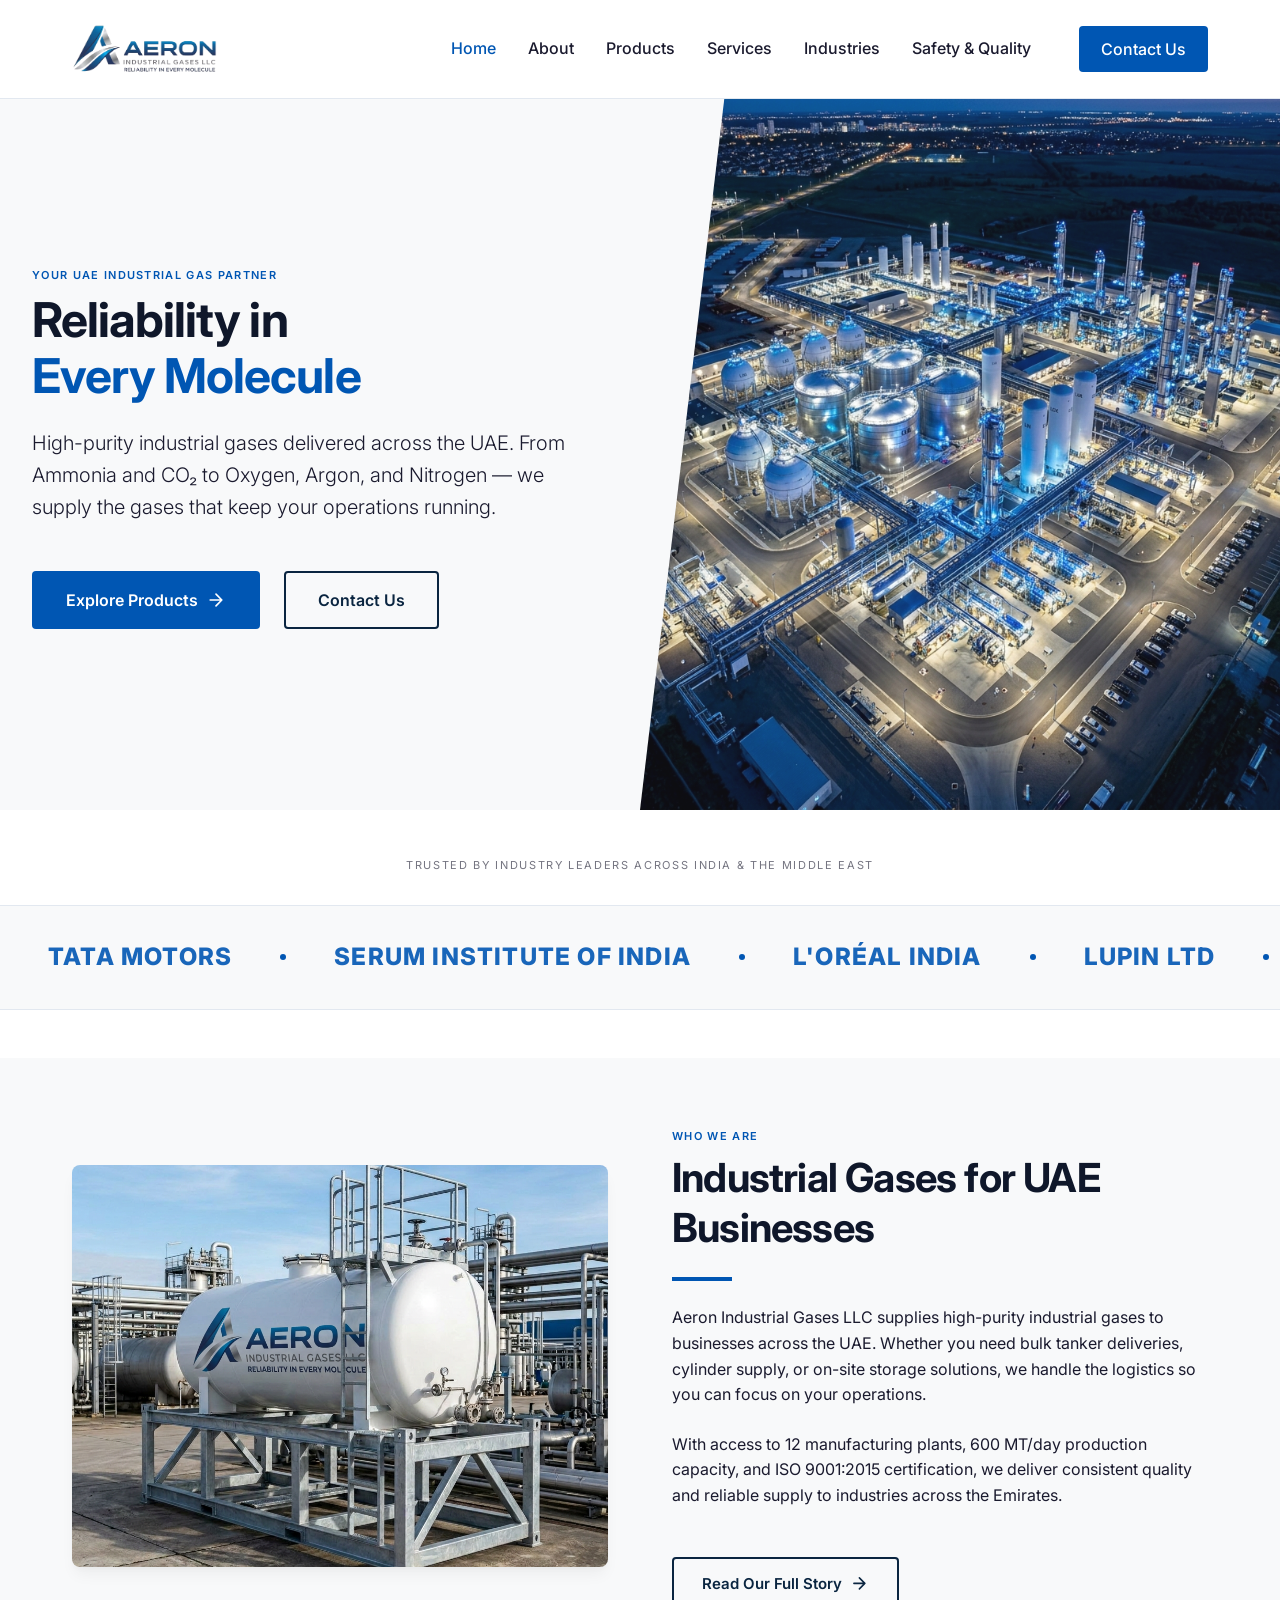
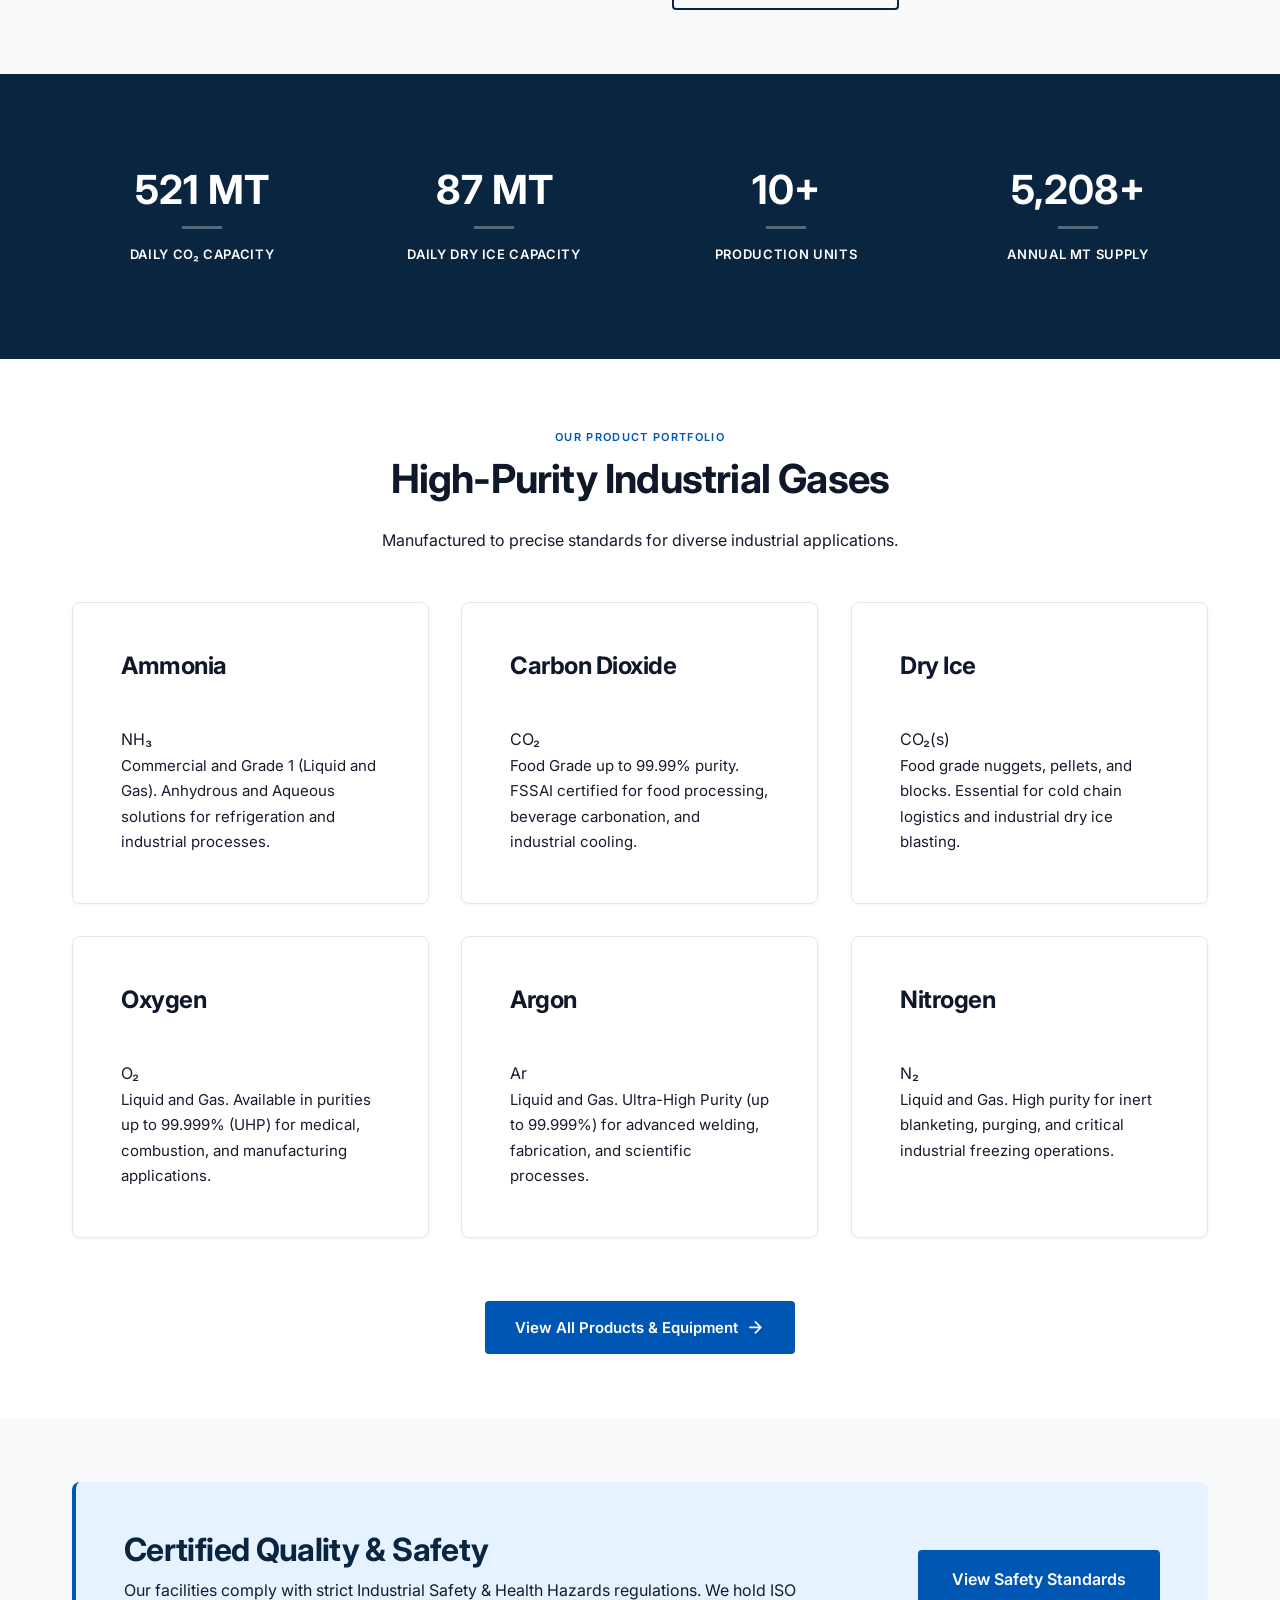
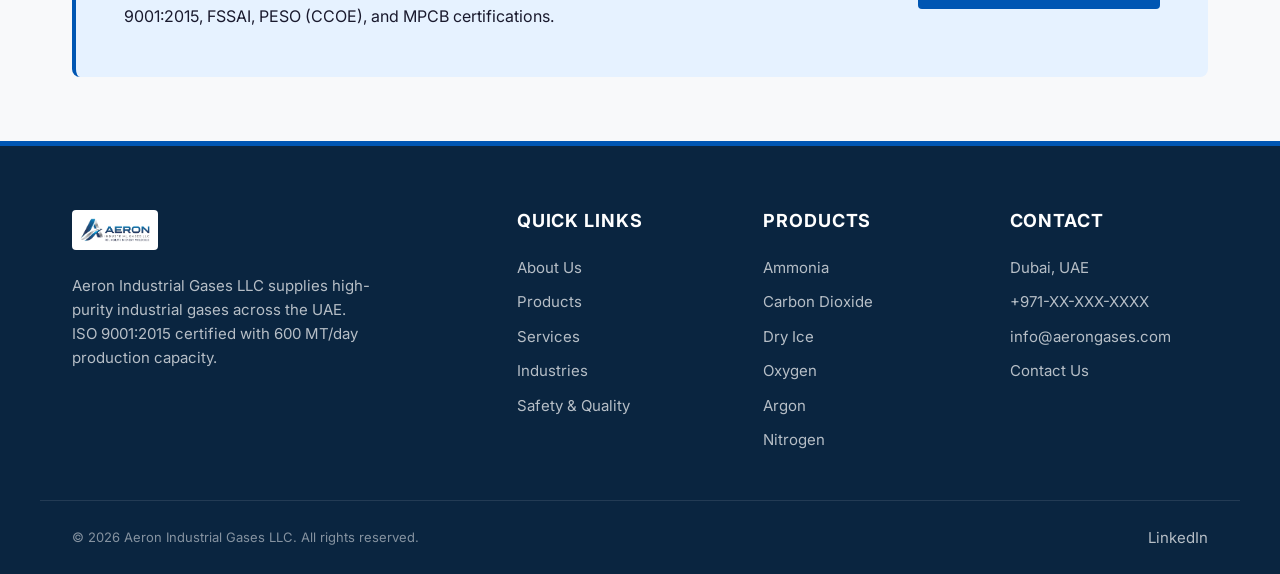
<file: index.html>
<!DOCTYPE html>
<html lang="en">
<head>
  <meta charset="UTF-8">
  <meta name="viewport" content="width=device-width, initial-scale=1.0">
  <title>Aeron Industrial Gases LLC — Industrial Gases for the UAE</title>
  <meta name="description" content="Aeron Industrial Gases supplies high-purity Ammonia, CO2, Dry Ice, Oxygen, Argon, and Nitrogen across the UAE. ISO 9001:2015 certified, 600 MT/day capacity.">
  
  <!-- Open Graph / Facebook -->
  <meta property="og:type" content="website">
  <meta property="og:url" content="https://www.aerongases.com/">
  <meta property="og:title" content="Aeron Industrial Gases LLC — Reliability in Every Molecule">
  <meta property="og:description" content="Aeron Industrial Gases — UAE supplier of high-purity Ammonia, CO2, Dry Ice, Oxygen, Argon, and Nitrogen. ISO 9001:2015 certified, 600 MT/day capacity.">
  <meta property="og:image" content="https://www.aerongases.com/assets/hero-bg.png">

  <!-- Twitter -->
  <meta property="twitter:card" content="summary_large_image">
  <meta property="twitter:url" content="https://www.aerongases.com/">
  <meta property="twitter:title" content="Aeron Industrial Gases LLC — Reliability in Every Molecule">
  <meta property="twitter:description" content="Aeron Industrial Gases — UAE supplier of high-purity Ammonia, CO2, Dry Ice, Oxygen, Argon, and Nitrogen. ISO 9001:2015 certified, 600 MT/day capacity.">
  <meta property="twitter:image" content="https://www.aerongases.com/assets/hero-bg.png">

  <!-- Canonical URL -->
  <link rel="canonical" href="https://www.aerongases.com/">
  
  <!-- Preconnect to Google Fonts -->
  <link rel="preconnect" href="https://fonts.googleapis.com">
  <link rel="preconnect" href="https://fonts.gstatic.com" crossorigin>
  
  <link rel="stylesheet" href="styles/global.css?v=1.2">
  <link rel="stylesheet" href="styles/components.css?v=1.2">
  <link rel="stylesheet" href="styles/pages.css?v=1.2">
  <link rel="icon" type="image/png" href="assets/logo.png">
  <link rel="manifest" href="manifest.json">
  <meta name="theme-color" content="#0056b3">
  
  <!-- Structured Data -->
  <script type="application/ld+json">
  {
    "@context": "https://schema.org",
    "@type": "Organization",
    "name": "Aeron Industrial Gases LLC",
    "url": "https://www.aerongases.com",
    "logo": "https://www.aerongases.com/assets/logo.png",
    "description": "UAE's premier industrial gas supplier for domestic supplies, backed by Manav Gases Pvt. Ltd.",
    "address": {
      "@type": "PostalAddress",
      "addressLocality": "Dubai",
      "addressCountry": "AE"
    },
    "contactPoint": {
      "@type": "ContactPoint",
      "telephone": "+971-XX-XXX-XXXX",
      "contactType": "sales",
      "email": "info@aerongases.com"
    },
    "parentOrganization": {
      "@type": "Organization",
      "name": "Manav Gases Pvt. Ltd."
    }
  }
  </script>
</head>
<body>

  <!-- Navigation -->
  <nav class="nav" id="mainNav">
    <div class="nav__inner">
      <a href="index.html" class="nav__logo">
        <img src="assets/logo.png" alt="Aeron Industrial Gases">
      </a>
      <div class="nav__menu" id="navMenu">
        <div class="nav__links">
          <a href="index.html" class="nav__link nav__link--active">Home</a>
          <a href="about.html" class="nav__link">About</a>
          <a href="products.html" class="nav__link">Products</a>
          <a href="services.html" class="nav__link">Services</a>
          <a href="industries.html" class="nav__link">Industries</a>
          <a href="safety.html" class="nav__link">Safety &amp; Quality</a>
          <a href="contact.html" class="nav__link nav__cta btn btn--primary btn--sm">Contact Us</a>
        </div>
      </div>
      <button class="nav__hamburger" id="navHamburger" aria-label="Toggle navigation">
        <span></span><span></span><span></span>
      </button>
    </div>
  </nav>

  <main id="main-content">
  <section class="hero" aria-labelledby="hero-heading">
    <div class="container hero__content">
      <p class="label hero__tagline">Your UAE Industrial Gas Partner</p>
      <h1 id="hero-heading">Reliability in<br><span class="highlight">Every Molecule</span></h1>
      <p class="lead">High-purity industrial gases delivered across the UAE. From Ammonia and CO₂ to Oxygen, Argon, and Nitrogen — we supply the gases that keep your operations running.</p>
      <div class="hero__actions">
        <a href="products.html" class="btn btn--primary btn--lg">
          Explore Products
          <svg class="btn__icon" viewBox="0 0 24 24" fill="none" stroke="currentColor" stroke-width="2" stroke-linecap="round" stroke-linejoin="round"><path d="M5 12h14M12 5l7 7-7 7"/></svg>
        </a>
        <a href="contact.html" class="btn btn--secondary btn--lg">Contact Us</a>
      </div>
    </div>
  </section>

  <section class="section ticker-section">
    <div class="container">
      <p class="ticker-intro">Trusted by industry leaders across India & the Middle East</p>
    </div>
    <div class="ticker">
      <div class="ticker__track">
        <span class="ticker__item">Tata Motors</span><span class="ticker__dot"></span>
        <span class="ticker__item">Serum Institute of India</span><span class="ticker__dot"></span>
        <span class="ticker__item">L'Oréal India</span><span class="ticker__dot"></span>
        <span class="ticker__item">Lupin Ltd</span><span class="ticker__dot"></span>
        <span class="ticker__item">Godrej &amp; Boyce</span><span class="ticker__dot"></span>
        <span class="ticker__item">Asian Paints</span><span class="ticker__dot"></span>
        <span class="ticker__item">JBM Group</span><span class="ticker__dot"></span>
        <span class="ticker__item">Linde India</span><span class="ticker__dot"></span>
        <span class="ticker__item">Balaji Amines</span><span class="ticker__dot"></span>
        <span class="ticker__item">Hetero Group</span><span class="ticker__dot"></span>
        <!-- Duplicate for loop -->
        <span class="ticker__item">Tata Motors</span><span class="ticker__dot"></span>
        <span class="ticker__item">Serum Institute of India</span><span class="ticker__dot"></span>
        <span class="ticker__item">L'Oréal India</span><span class="ticker__dot"></span>
        <span class="ticker__item">Lupin Ltd</span><span class="ticker__dot"></span>
        <span class="ticker__item">Godrej &amp; Boyce</span><span class="ticker__dot"></span>
        <span class="ticker__item">Asian Paints</span><span class="ticker__dot"></span>
        <span class="ticker__item">JBM Group</span><span class="ticker__dot"></span>
        <span class="ticker__item">Linde India</span><span class="ticker__dot"></span>
        <span class="ticker__item">Balaji Amines</span><span class="ticker__dot"></span>
        <span class="ticker__item">Hetero Group</span><span class="ticker__dot"></span>
      </div>
    </div>
  </section>

  <section class="section section--alt" id="aboutSnapshot" aria-labelledby="about-heading">
    <div class="container">
      <div class="about-snapshot">
        <div class="about-snapshot__image">
          <img src="assets/iso-tank.png" alt="Aeron Industrial Gases ISO tank container at facility" loading="lazy" width="600" height="400">
        </div>
        <div>
          <p class="label">Who We Are</p>
          <h2 id="about-heading">Industrial Gases for UAE Businesses</h2>
          <div class="divider"></div>
          <p>Aeron Industrial Gases LLC supplies high-purity industrial gases to businesses across the UAE. Whether you need bulk tanker deliveries, cylinder supply, or on-site storage solutions, we handle the logistics so you can focus on your operations.</p>
          <p class="mt-md">With access to 12 manufacturing plants, 600 MT/day production capacity, and ISO 9001:2015 certification, we deliver consistent quality and reliable supply to industries across the Emirates.</p>
          <a href="about.html" class="btn btn--secondary mt-xl">
            Read Our Full Story
            <svg class="btn__icon" viewBox="0 0 24 24" fill="none" stroke="currentColor" stroke-width="2" stroke-linecap="round" stroke-linejoin="round"><path d="M5 12h14M12 5l7 7-7 7"/></svg>
          </a>
        </div>
      </div>
    </div>
  </section>

  <section class="section section--dark" aria-label="Company statistics">
    <div class="container">
      <div class="grid-4">
        <div class="stat">
          <div class="stat__number" data-counter="600" data-suffix=" MT">0</div>
          <div class="stat__divider stat__divider--light"></div>
          <div class="stat__label stat__label--light">Daily CO₂ Capacity</div>
        </div>
        <div class="stat">
          <div class="stat__number" data-counter="100" data-suffix=" MT">0</div>
          <div class="stat__divider stat__divider--light"></div>
          <div class="stat__label stat__label--light">Daily Dry Ice Capacity</div>
        </div>
        <div class="stat">
          <div class="stat__number" data-counter="12" data-suffix="+">0</div>
          <div class="stat__divider stat__divider--light"></div>
          <div class="stat__label stat__label--light">Production Units</div>
        </div>
        <div class="stat">
          <div class="stat__number" data-counter="6000" data-suffix="+">0</div>
          <div class="stat__divider stat__divider--light"></div>
          <div class="stat__label stat__label--light">Annual MT Supply</div>
        </div>
      </div>
    </div>
  </section>

  <section class="section" id="productsOverview" aria-labelledby="products-heading">
    <div class="container">
      <div class="section__header section__header--center">
        <p class="label">Our Product Portfolio</p>
        <h2 id="products-heading">High-Purity Industrial Gases</h2>
        <p>Manufactured to precise standards for diverse industrial applications.</p>
      </div>
      <div class="grid-3">
        <div class="card">
          <h4 class="card__title">Ammonia</h4>
          <div class="card__formula">NH₃</div>
          <p class="card__text">Commercial and Grade 1 (Liquid and Gas). Anhydrous and Aqueous solutions for refrigeration and industrial processes.</p>
        </div>
        <div class="card">
          <h4 class="card__title">Carbon Dioxide</h4>
          <div class="card__formula">CO₂</div>
          <p class="card__text">Food Grade up to 99.99% purity. FSSAI certified for food processing, beverage carbonation, and industrial cooling.</p>
        </div>
        <div class="card">
          <h4 class="card__title">Dry Ice</h4>
          <div class="card__formula">CO₂(s)</div>
          <p class="card__text">Food grade nuggets, pellets, and blocks. Essential for cold chain logistics and industrial dry ice blasting.</p>
        </div>
        <div class="card">
          <h4 class="card__title">Oxygen</h4>
          <div class="card__formula">O₂</div>
          <p class="card__text">Liquid and Gas. Available in purities up to 99.999% (UHP) for medical, combustion, and manufacturing applications.</p>
        </div>
        <div class="card">
          <h4 class="card__title">Argon</h4>
          <div class="card__formula">Ar</div>
          <p class="card__text">Liquid and Gas. Ultra-High Purity (up to 99.999%) for advanced welding, fabrication, and scientific processes.</p>
        </div>
        <div class="card">
          <h4 class="card__title">Nitrogen</h4>
          <div class="card__formula">N₂</div>
          <p class="card__text">Liquid and Gas. High purity for inert blanketing, purging, and critical industrial freezing operations.</p>
        </div>
      </div>
      <div class="text-center mt-2xl">
        <a href="products.html" class="btn btn--primary">
          View All Products & Equipment
          <svg class="btn__icon" viewBox="0 0 24 24" fill="none" stroke="currentColor" stroke-width="2" stroke-linecap="round" stroke-linejoin="round"><path d="M5 12h14M12 5l7 7-7 7"/></svg>
        </a>
      </div>
    </div>
  </section>

  <section class="section section--alt" aria-labelledby="safety-banner-heading">
    <div class="container">
      <div class="cta-banner">
        <div class="cta-banner__content">
          <h3 id="safety-banner-heading">Certified Quality &amp; Safety</h3>
          <p>Our facilities comply with strict Industrial Safety & Health Hazards regulations. We hold ISO 9001:2015, FSSAI, PESO (CCOE), and MPCB certifications.</p>
        </div>
        <div class="cta-banner__actions">
          <a href="safety.html" class="btn btn--primary btn--lg">View Safety Standards</a>
        </div>
      </div>
    </div>
  </section>

  <!-- Footer -->
  <footer class="footer" id="footer">
    <div class="footer__grid">
      <div class="footer__brand">
        <img src="assets/logo.png" alt="Aeron Industrial Gases">
        <p>Aeron Industrial Gases LLC supplies high-purity industrial gases across the UAE. ISO 9001:2015 certified with 600 MT/day production capacity.</p>
      </div>
      <div>
        <h6 class="footer__heading">Quick Links</h6>
        <div class="footer__links">
          <a href="about.html" class="footer__link">About Us</a>
          <a href="products.html" class="footer__link">Products</a>
          <a href="services.html" class="footer__link">Services</a>
          <a href="industries.html" class="footer__link">Industries</a>
          <a href="safety.html" class="footer__link">Safety & Quality</a>
        </div>
      </div>
      <div>
        <h6 class="footer__heading">Products</h6>
        <div class="footer__links">
          <a href="products.html" class="footer__link">Ammonia</a>
          <a href="products.html" class="footer__link">Carbon Dioxide</a>
          <a href="products.html" class="footer__link">Dry Ice</a>
          <a href="products.html" class="footer__link">Oxygen</a>
          <a href="products.html" class="footer__link">Argon</a>
          <a href="products.html" class="footer__link">Nitrogen</a>
        </div>
      </div>
      <div>
        <h6 class="footer__heading">Contact</h6>
        <div class="footer__links">
          <span class="footer__link">Dubai, UAE</span>
          <span class="footer__link">+971-XX-XXX-XXXX</span>
          <span class="footer__link">info@aerongases.com</span>
          <a href="contact.html" class="footer__link">Contact Us</a>
        </div>
      </div>
    </div>
    <div class="footer__bottom">
      <div class="footer__bottom-inner">
        <span class="footer__copy">&copy; 2026 Aeron Industrial Gases LLC. All rights reserved.</span>
        <div class="footer__socials">
          <a href="#" class="footer__link" aria-label="LinkedIn">LinkedIn</a>
        </div>
      </div>
    </div>
  </footer>
  </main>

  <script src="scripts/main.js"></script>
</body>
</html>
</file>
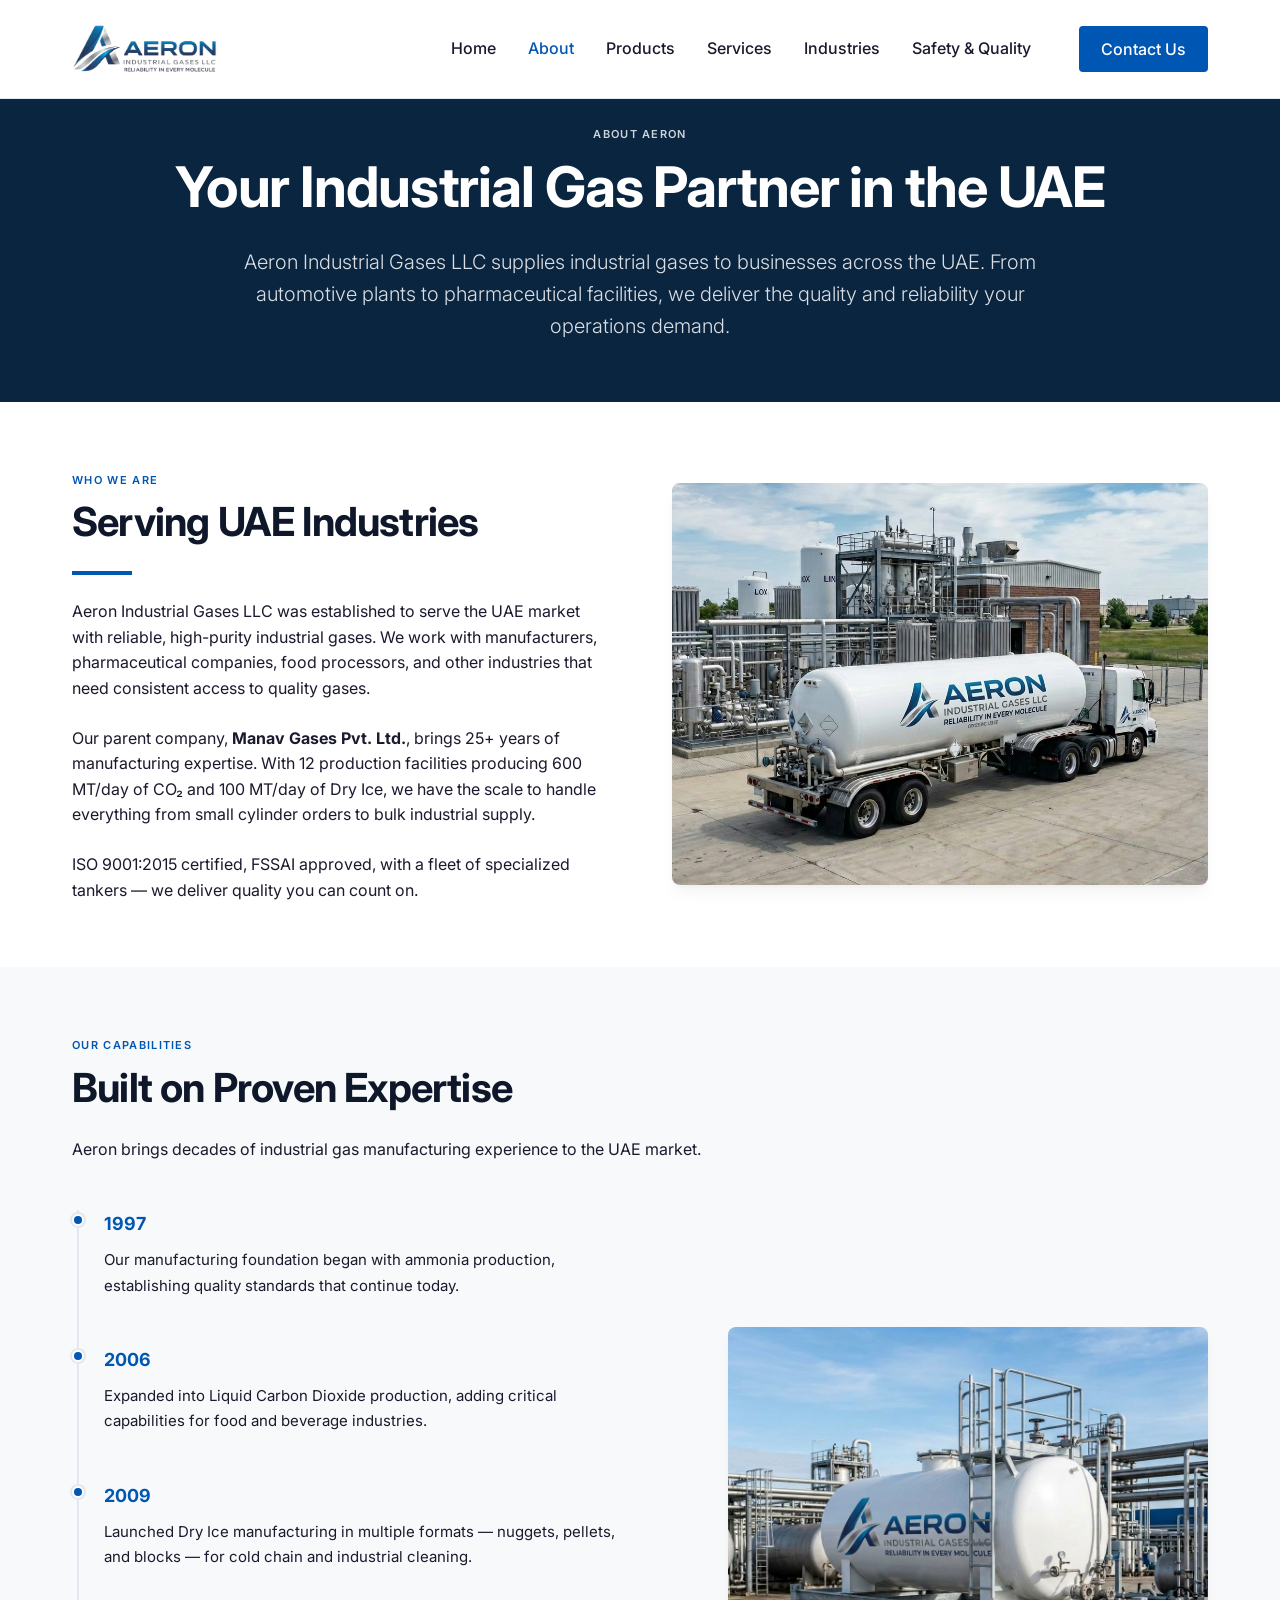
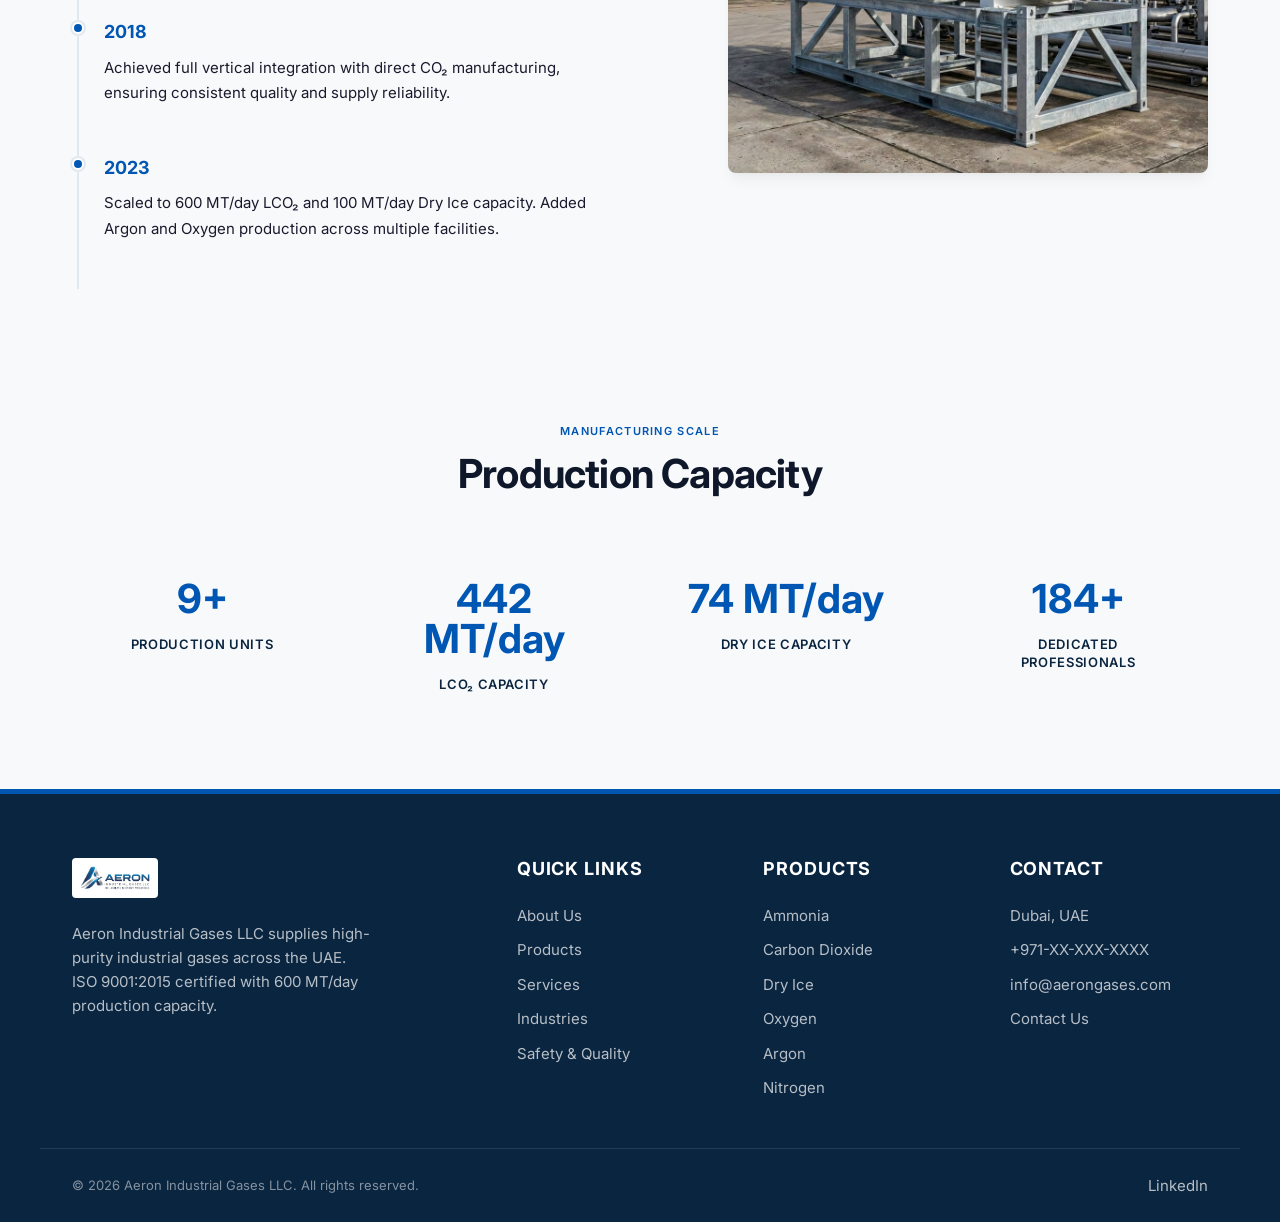
<file: about.html>
<!DOCTYPE html>
<html lang="en">
<head>
  <meta charset="UTF-8">
  <meta name="viewport" content="width=device-width, initial-scale=1.0">
  <title>About Us — Aeron Industrial Gases LLC</title>
  <meta name="description" content="Aeron Industrial Gases LLC supplies high-purity industrial gases to UAE businesses. ISO 9001:2015 certified with 600 MT/day production capacity.">
  
  <meta property="og:type" content="website">
  <meta property="og:url" content="https://www.aerongases.com/about.html">
  <meta property="og:title" content="About Us — Aeron Industrial Gases LLC">
  <meta property="og:description" content="Aeron Industrial Gases serves UAE businesses with high-purity industrial gases. 12 manufacturing plants, 600 MT/day capacity, ISO 9001:2015 certified.">
  
  <link rel="canonical" href="https://www.aerongases.com/about.html">
  
  <link rel="preconnect" href="https://fonts.googleapis.com">
  <link rel="preconnect" href="https://fonts.gstatic.com" crossorigin>
  
  <link rel="stylesheet" href="styles/global.css?v=1.2">
  <link rel="stylesheet" href="styles/components.css?v=1.2">
  <link rel="stylesheet" href="styles/pages.css?v=1.2">
  <link rel="icon" type="image/png" href="assets/logo.png">
</head>
<body>

  <nav class="nav" id="mainNav">
    <div class="nav__inner">
      <a href="index.html" class="nav__logo"><img src="assets/logo.png" alt="Aeron Industrial Gases"></a>
      <div class="nav__menu" id="navMenu">
        <div class="nav__links">
          <a href="index.html" class="nav__link">Home</a>
          <a href="about.html" class="nav__link nav__link--active">About</a>
          <a href="products.html" class="nav__link">Products</a>
          <a href="services.html" class="nav__link">Services</a>
          <a href="industries.html" class="nav__link">Industries</a>
          <a href="safety.html" class="nav__link">Safety &amp; Quality</a>
          <a href="contact.html" class="nav__link nav__cta btn btn--primary btn--sm">Contact Us</a>
        </div>
      </div>
      <button class="nav__hamburger" id="navHamburger" aria-label="Toggle navigation"><span></span><span></span><span></span></button>
    </div>
  </nav>

  <main id="main-content">
  <section class="page-hero" aria-labelledby="page-title">
    <div class="container page-hero__content">
      <p class="label label--light">About Aeron</p>
      <h1 id="page-title">Your Industrial Gas Partner in the UAE</h1>
      <p class="lead">Aeron Industrial Gases LLC supplies industrial gases to businesses across the UAE. From automotive plants to pharmaceutical facilities, we deliver the quality and reliability your operations demand.</p>
    </div>
  </section>

  <section class="section" aria-labelledby="heritage-heading">
    <div class="container">
      <div class="about-snapshot">
        <div>
          <p class="label">Who We Are</p>
          <h2 id="heritage-heading">Serving UAE Industries</h2>
          <div class="divider"></div>
          <p>Aeron Industrial Gases LLC was established to serve the UAE market with reliable, high-purity industrial gases. We work with manufacturers, pharmaceutical companies, food processors, and other industries that need consistent access to quality gases.</p>
          <p class="mt-md">Our parent company, <strong>Manav Gases Pvt. Ltd.</strong>, brings 25+ years of manufacturing expertise. With 12 production facilities producing 600 MT/day of CO₂ and 100 MT/day of Dry Ice, we have the scale to handle everything from small cylinder orders to bulk industrial supply.</p>
          <p class="mt-md">ISO 9001:2015 certified, FSSAI approved, with a fleet of specialized tankers — we deliver quality you can count on.</p>
        </div>
        <div class="about-snapshot__image">
          <img src="assets/mobile-tanker.png" alt="Aeron Industrial Gases cryogenic mobile tanker truck for bulk gas delivery" loading="lazy" width="600" height="400">
        </div>
      </div>
    </div>
  </section>

  <section class="section section--alt" aria-labelledby="timeline-heading">
    <div class="container">
      <div class="section__header">
        <p class="label">Our Capabilities</p>
        <h2 id="timeline-heading">Built on Proven Expertise</h2>
        <p>Aeron brings decades of industrial gas manufacturing experience to the UAE market.</p>
      </div>
      <div class="grid-2">
        <div class="timeline">
          <div class="timeline__item">
            <div class="timeline__dot" aria-hidden="true"></div>
            <div class="timeline__year">1997</div>
            <p class="timeline__text">Our manufacturing foundation began with ammonia production, establishing quality standards that continue today.</p>
          </div>
          <div class="timeline__item">
            <div class="timeline__dot"></div>
            <div class="timeline__year">2006</div>
            <p class="timeline__text">Expanded into Liquid Carbon Dioxide production, adding critical capabilities for food and beverage industries.</p>
          </div>
          <div class="timeline__item">
            <div class="timeline__dot"></div>
            <div class="timeline__year">2009</div>
            <p class="timeline__text">Launched Dry Ice manufacturing in multiple formats — nuggets, pellets, and blocks — for cold chain and industrial cleaning.</p>
          </div>
          <div class="timeline__item">
            <div class="timeline__dot"></div>
            <div class="timeline__year">2018</div>
            <p class="timeline__text">Achieved full vertical integration with direct CO₂ manufacturing, ensuring consistent quality and supply reliability.</p>
          </div>
          <div class="timeline__item">
            <div class="timeline__dot"></div>
            <div class="timeline__year">2023</div>
            <p class="timeline__text">Scaled to 600 MT/day LCO₂ and 100 MT/day Dry Ice capacity. Added Argon and Oxygen production across multiple facilities.</p>
          </div>
        </div>
        <div class="timeline-image">
          <img src="assets/iso-tank.png" alt="Aeron Industrial Gases ISO tank container at facility" loading="lazy" width="600" height="400">
        </div>
      </div>
    </div>
  </section>

  <section class="section section--alt" aria-labelledby="infrastructure-heading">
    <div class="container">
      <div class="section__header section__header--center">
        <p class="label">Manufacturing Scale</p>
        <h2 id="infrastructure-heading">Production Capacity</h2>
      </div>
      
      <div class="strength-grid">
        <div class="strength-item">
          <div class="strength-item__number" data-counter="12" data-suffix="+">0</div>
          <div class="strength-item__label">Production Units</div>
        </div>

        <div class="strength-item">
          <div class="strength-item__number" data-counter="600" data-suffix=" MT/day">0</div>
          <div class="strength-item__label">LCO₂ Capacity</div>
        </div>

        <div class="strength-item">
          <div class="strength-item__number" data-counter="100" data-suffix=" MT/day">0</div>
          <div class="strength-item__label">Dry Ice Capacity</div>
        </div>

        <div class="strength-item">
          <div class="strength-item__number" data-counter="250" data-suffix="+">0</div>
          <div class="strength-item__label">Dedicated Professionals</div>
        </div>
      </div>
    </div>
  </section>

  <!-- Footer -->
  <footer class="footer" id="footer">
    <div class="footer__grid">
      <div class="footer__brand">
        <img src="assets/logo.png" alt="Aeron Industrial Gases">
        <p>Aeron Industrial Gases LLC supplies high-purity industrial gases across the UAE. ISO 9001:2015 certified with 600 MT/day production capacity.</p>
      </div>
      <div>
        <h6 class="footer__heading">Quick Links</h6>
        <div class="footer__links">
          <a href="about.html" class="footer__link">About Us</a>
          <a href="products.html" class="footer__link">Products</a>
          <a href="services.html" class="footer__link">Services</a>
          <a href="industries.html" class="footer__link">Industries</a>
          <a href="safety.html" class="footer__link">Safety & Quality</a>
        </div>
      </div>
      <div>
        <h6 class="footer__heading">Products</h6>
        <div class="footer__links">
          <a href="products.html" class="footer__link">Ammonia</a>
          <a href="products.html" class="footer__link">Carbon Dioxide</a>
          <a href="products.html" class="footer__link">Dry Ice</a>
          <a href="products.html" class="footer__link">Oxygen</a>
          <a href="products.html" class="footer__link">Argon</a>
          <a href="products.html" class="footer__link">Nitrogen</a>
        </div>
      </div>
      <div>
        <h6 class="footer__heading">Contact</h6>
        <div class="footer__links">
          <span class="footer__link">Dubai, UAE</span>
          <span class="footer__link">+971-XX-XXX-XXXX</span>
          <span class="footer__link">info@aerongases.com</span>
          <a href="contact.html" class="footer__link">Contact Us</a>
        </div>
      </div>
    </div>
    <div class="footer__bottom">
      <div class="footer__bottom-inner">
        <span class="footer__copy">&copy; 2026 Aeron Industrial Gases LLC. All rights reserved.</span>
        <div class="footer__socials">
          <a href="#" class="footer__link" aria-label="LinkedIn">LinkedIn</a>
        </div>
      </div>
    </div>
  </footer>
  </main>

  <script src="scripts/main.js"></script>
</body>
</html>
</file>
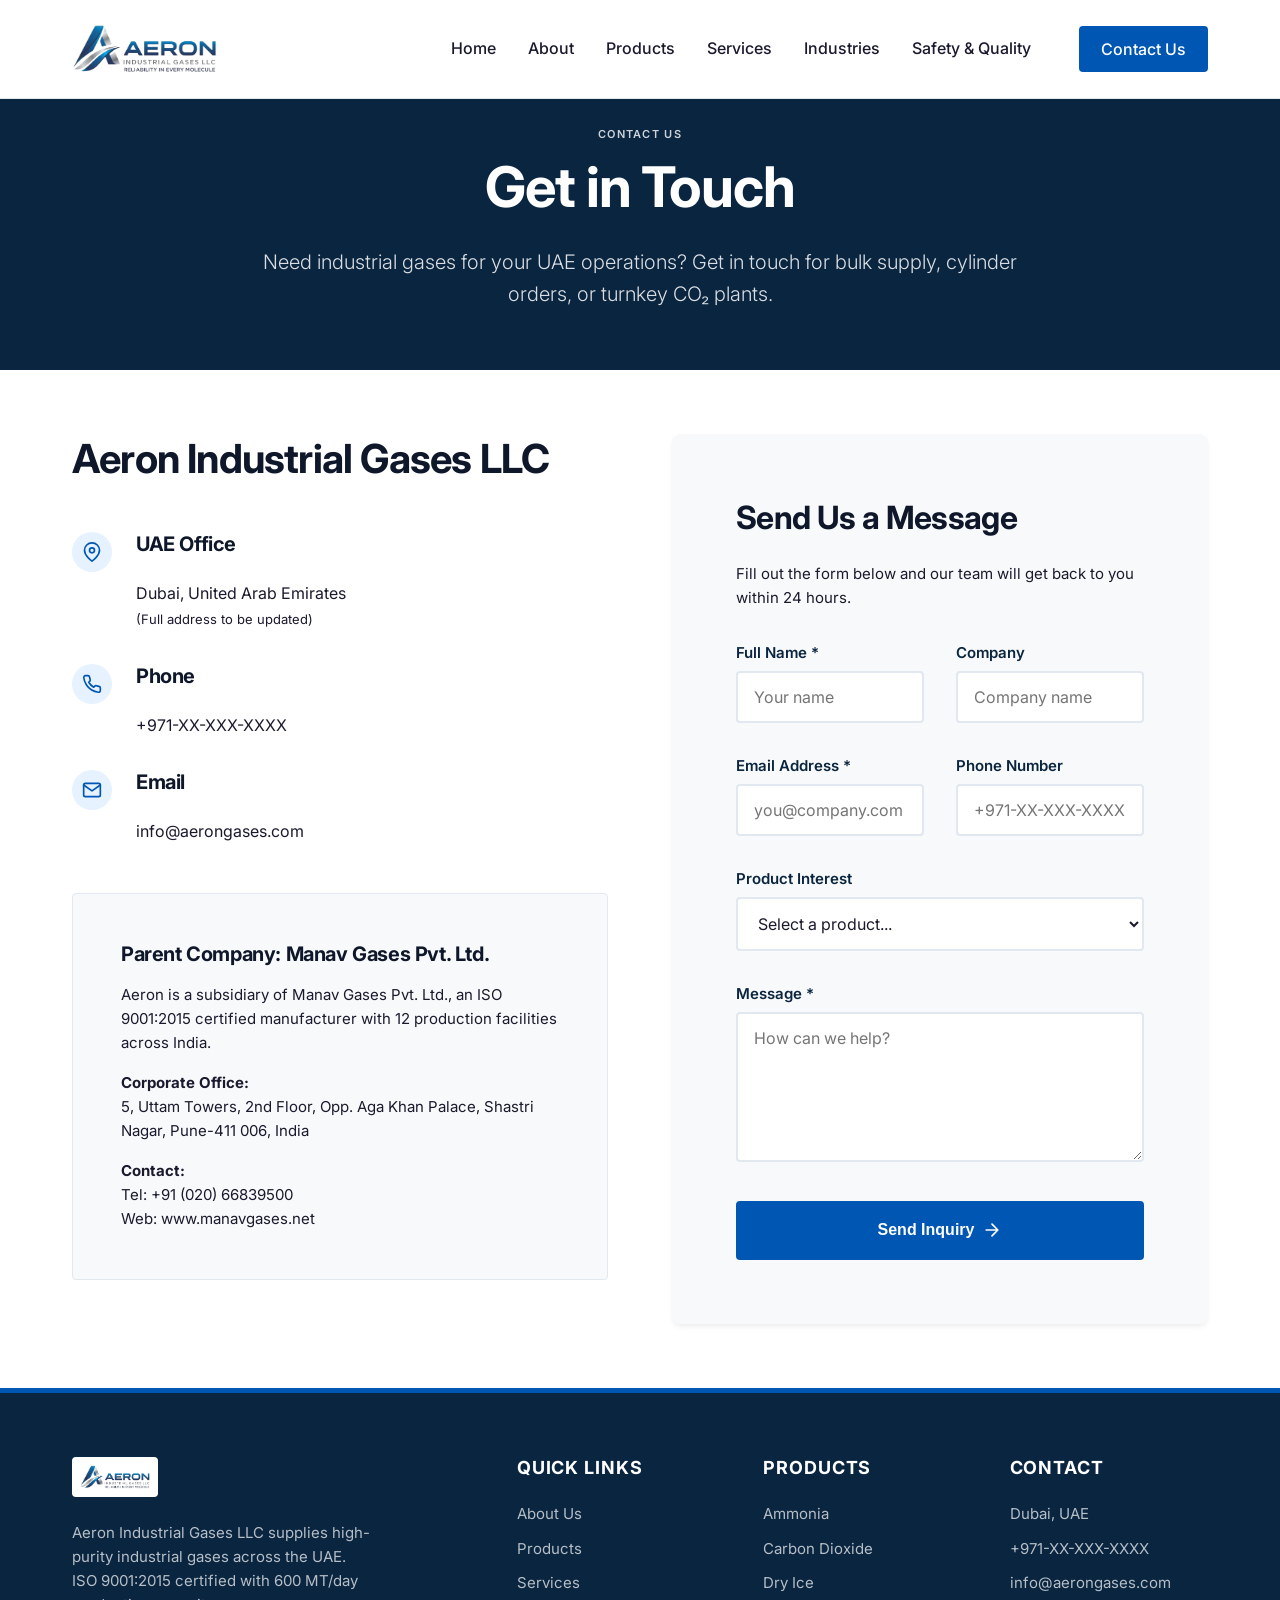
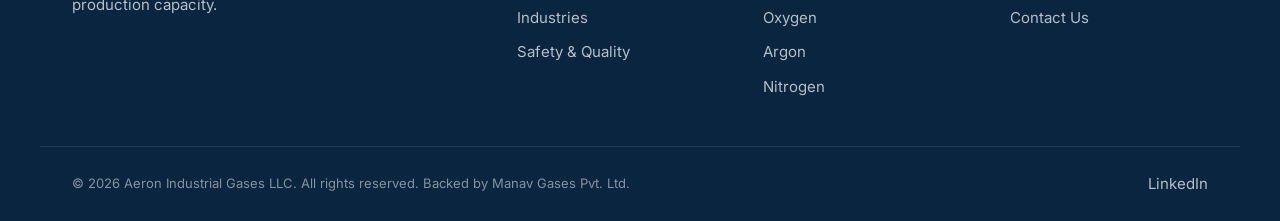
<file: contact.html>
<!DOCTYPE html>
<html lang="en">
<head>
  <meta charset="UTF-8">
  <meta name="viewport" content="width=device-width, initial-scale=1.0">
  <title>Contact Us — Aeron Industrial Gases LLC</title>
  <meta name="description" content="Contact Aeron Industrial Gases for industrial gas supply in the UAE. Bulk deliveries, cylinder orders, and turnkey CO₂ plants. Dubai, UAE.">
  
  <link rel="canonical" href="https://www.aerongases.com/contact.html">
  
  <link rel="preconnect" href="https://fonts.googleapis.com">
  <link rel="preconnect" href="https://fonts.gstatic.com" crossorigin>
  
  <link rel="stylesheet" href="styles/global.css?v=1.2">
  <link rel="stylesheet" href="styles/components.css?v=1.2">
  <link rel="stylesheet" href="styles/pages.css?v=1.2">
  <link rel="icon" type="image/png" href="assets/logo.png">
</head>
<body>

  <nav class="nav" id="mainNav">
    <div class="nav__inner">
      <a href="index.html" class="nav__logo"><img src="assets/logo.png" alt="Aeron Industrial Gases"></a>
      <div class="nav__menu" id="navMenu">
        <div class="nav__links">
          <a href="index.html" class="nav__link">Home</a>
          <a href="about.html" class="nav__link">About</a>
          <a href="products.html" class="nav__link">Products</a>
          <a href="services.html" class="nav__link">Services</a>
          <a href="industries.html" class="nav__link">Industries</a>
          <a href="safety.html" class="nav__link">Safety &amp; Quality</a>
          <a href="contact.html" class="nav__link nav__link--active nav__cta btn btn--primary btn--sm">Contact Us</a>
        </div>
      </div>
      <button class="nav__hamburger" id="navHamburger" aria-label="Toggle navigation"><span></span><span></span><span></span></button>
    </div>
  </nav>

  <main id="main-content">
  <section class="page-hero" aria-labelledby="page-title">
    <div class="container page-hero__content">
      <p class="label label--light">Contact Us</p>
      <h1 id="page-title">Get in Touch</h1>
      <p class="lead">Need industrial gases for your UAE operations? Get in touch for bulk supply, cylinder orders, or turnkey CO₂ plants.</p>
    </div>
  </section>

  <section class="section" aria-labelledby="contact-heading">
    <div class="container">
      <h2 id="contact-heading" class="sr-only">Contact Information and Form</h2>
      <div class="contact-grid">

        <div class="contact-info">
          <h2 class="mb-xl">Aeron Industrial Gases LLC</h2>

          <div class="contact-item">
            <div class="contact-item__icon">
              <svg width="20" height="20" viewBox="0 0 24 24" fill="none" stroke="currentColor" stroke-width="2" stroke-linecap="round" stroke-linejoin="round">
                <path d="M21 10c0 7-9 13-9 13s-9-6-9-13a9 9 0 0 1 18 0z"></path>
                <circle cx="12" cy="10" r="3"></circle>
              </svg>
            </div>
            <div>
              <h5>UAE Office</h5>
              <p>Dubai, United Arab Emirates<br><span class="text-muted text-xs">(Full address to be updated)</span></p>
            </div>
          </div>

          <div class="contact-item">
            <div class="contact-item__icon">
              <svg width="20" height="20" viewBox="0 0 24 24" fill="none" stroke="currentColor" stroke-width="2" stroke-linecap="round" stroke-linejoin="round">
                <path d="M22 16.92v3a2 2 0 0 1-2.18 2 19.79 19.79 0 0 1-8.63-3.07 19.5 19.5 0 0 1-6-6 19.79 19.79 0 0 1-3.07-8.67A2 2 0 0 1 4.11 2h3a2 2 0 0 1 2 1.72 12.84 12.84 0 0 0 .7 2.81 2 2 0 0 1-.45 2.11L8.09 9.91a16 16 0 0 0 6 6l1.27-1.27a2 2 0 0 1 2.11-.45 12.84 12.84 0 0 0 2.81.7A2 2 0 0 1 22 16.92z"></path>
              </svg>
            </div>
            <div>
              <h5>Phone</h5>
              <p>+971-XX-XXX-XXXX</p>
            </div>
          </div>

          <div class="contact-item">
            <div class="contact-item__icon">
              <svg width="20" height="20" viewBox="0 0 24 24" fill="none" stroke="currentColor" stroke-width="2" stroke-linecap="round" stroke-linejoin="round">
                <path d="M4 4h16c1.1 0 2 .9 2 2v12c0 1.1-.9 2-2 2H4c-1.1 0-2-.9-2-2V6c0-1.1.9-2 2-2z"></path>
                <polyline points="22,6 12,13 2,6"></polyline>
              </svg>
            </div>
            <div>
              <h5>Email</h5>
              <p>info@aerongases.com</p>
            </div>
          </div>

          <div class="parent-company-info">
            <h5 class="mb-sm">Parent Company: Manav Gases Pvt. Ltd.</h5>
            <p class="text-sm">Aeron is a subsidiary of Manav Gases Pvt. Ltd., an ISO 9001:2015 certified manufacturer with 12 production facilities across India.</p>
            <p class="text-sm mt-sm"><strong>Corporate Office:</strong><br>5, Uttam Towers, 2nd Floor, Opp. Aga Khan Palace, Shastri Nagar, Pune-411 006, India</p>
            <p class="text-sm mt-sm"><strong>Contact:</strong><br>Tel: +91 (020) 66839500<br>Web: www.manavgases.net</p>
          </div>
        </div>

        <div class="contact-form">
          <h3 id="form-heading">Send Us a Message</h3>
          <p class="form-intro">Fill out the form below and our team will get back to you within 24 hours.</p>

          <form id="contactForm" aria-labelledby="form-heading" onsubmit="event.preventDefault(); alert('Thank you for your inquiry! We will get back to you within 24 hours.');">
            <div class="form-row">
              <div class="form-group">
                <label class="form-label" for="name">Full Name <span aria-label="required">*</span></label>
                <input type="text" id="name" name="name" class="form-input" placeholder="Your name" required aria-required="true">
              </div>
              <div class="form-group">
                <label class="form-label" for="company">Company</label>
                <input type="text" id="company" name="company" class="form-input" placeholder="Company name">
              </div>
            </div>

            <div class="form-row">
              <div class="form-group">
                <label class="form-label" for="email">Email Address <span aria-label="required">*</span></label>
                <input type="email" id="email" name="email" class="form-input" placeholder="you@company.com" required aria-required="true">
              </div>
              <div class="form-group">
                <label class="form-label" for="phone">Phone Number</label>
                <input type="tel" id="phone" name="phone" class="form-input" placeholder="+971-XX-XXX-XXXX">
              </div>
            </div>

            <div class="form-group">
              <label class="form-label" for="product">Product Interest</label>
              <select id="product" name="product" class="form-select">
                <option value="">Select a product...</option>
                <option value="ammonia">Ammonia (NH₃)</option>
                <option value="co2">Carbon Dioxide (CO₂)</option>
                <option value="dry-ice">Dry Ice</option>
                <option value="oxygen">Oxygen (O₂)</option>
                <option value="argon">Argon (Ar)</option>
                <option value="nitrogen">Nitrogen (N₂)</option>
                <option value="blaster">Dry Ice Blasting Equipment</option>
                <option value="plant">Turnkey CO₂ Recovery Plants</option>
                <option value="other">Other Inquiry</option>
              </select>
            </div>

            <div class="form-group">
              <label class="form-label" for="message">Message <span aria-label="required">*</span></label>
              <textarea id="message" name="message" class="form-textarea" placeholder="How can we help?" required aria-required="true"></textarea>
            </div>

            <button type="submit" class="btn btn--primary btn--lg btn--full">
              Send Inquiry
              <svg class="btn__icon" viewBox="0 0 24 24" fill="none" stroke="currentColor" stroke-width="2" stroke-linecap="round" stroke-linejoin="round"><path d="M5 12h14M12 5l7 7-7 7"/></svg>
            </button>
          </form>
        </div>

      </div>
    </div>
  </section>

  <footer class="footer">
    <div class="footer__grid">
      <div class="footer__brand">
        <img src="assets/logo.png" alt="Aeron Industrial Gases">
        <p>Aeron Industrial Gases LLC supplies high-purity industrial gases across the UAE. ISO 9001:2015 certified with 600 MT/day production capacity.</p>
      </div>
      <div>
        <h6 class="footer__heading">Quick Links</h6>
        <div class="footer__links">
          <a href="about.html" class="footer__link">About Us</a>
          <a href="products.html" class="footer__link">Products</a>
          <a href="services.html" class="footer__link">Services</a>
          <a href="industries.html" class="footer__link">Industries</a>
          <a href="safety.html" class="footer__link">Safety & Quality</a>
        </div>
      </div>
      <div>
        <h6 class="footer__heading">Products</h6>
        <div class="footer__links">
          <a href="products.html" class="footer__link">Ammonia</a>
          <a href="products.html" class="footer__link">Carbon Dioxide</a>
          <a href="products.html" class="footer__link">Dry Ice</a>
          <a href="products.html" class="footer__link">Oxygen</a>
          <a href="products.html" class="footer__link">Argon</a>
          <a href="products.html" class="footer__link">Nitrogen</a>
        </div>
      </div>
      <div>
        <h6 class="footer__heading">Contact</h6>
        <div class="footer__links">
          <span class="footer__link">Dubai, UAE</span>
          <span class="footer__link">+971-XX-XXX-XXXX</span>
          <span class="footer__link">info@aerongases.com</span>
          <a href="contact.html" class="footer__link">Contact Us</a>
        </div>
      </div>
    </div>
    <div class="footer__bottom">
      <div class="footer__bottom-inner">
        <span class="footer__copy">&copy; 2026 Aeron Industrial Gases LLC. All rights reserved. Backed by Manav Gases Pvt. Ltd.</span>
        <div class="footer__socials">
          <a href="#" class="footer__link" aria-label="LinkedIn">LinkedIn</a>
        </div>
      </div>
    </div>
  </footer>
  </main>
  <script src="scripts/main.js"></script>
</body>
</html>
</file>
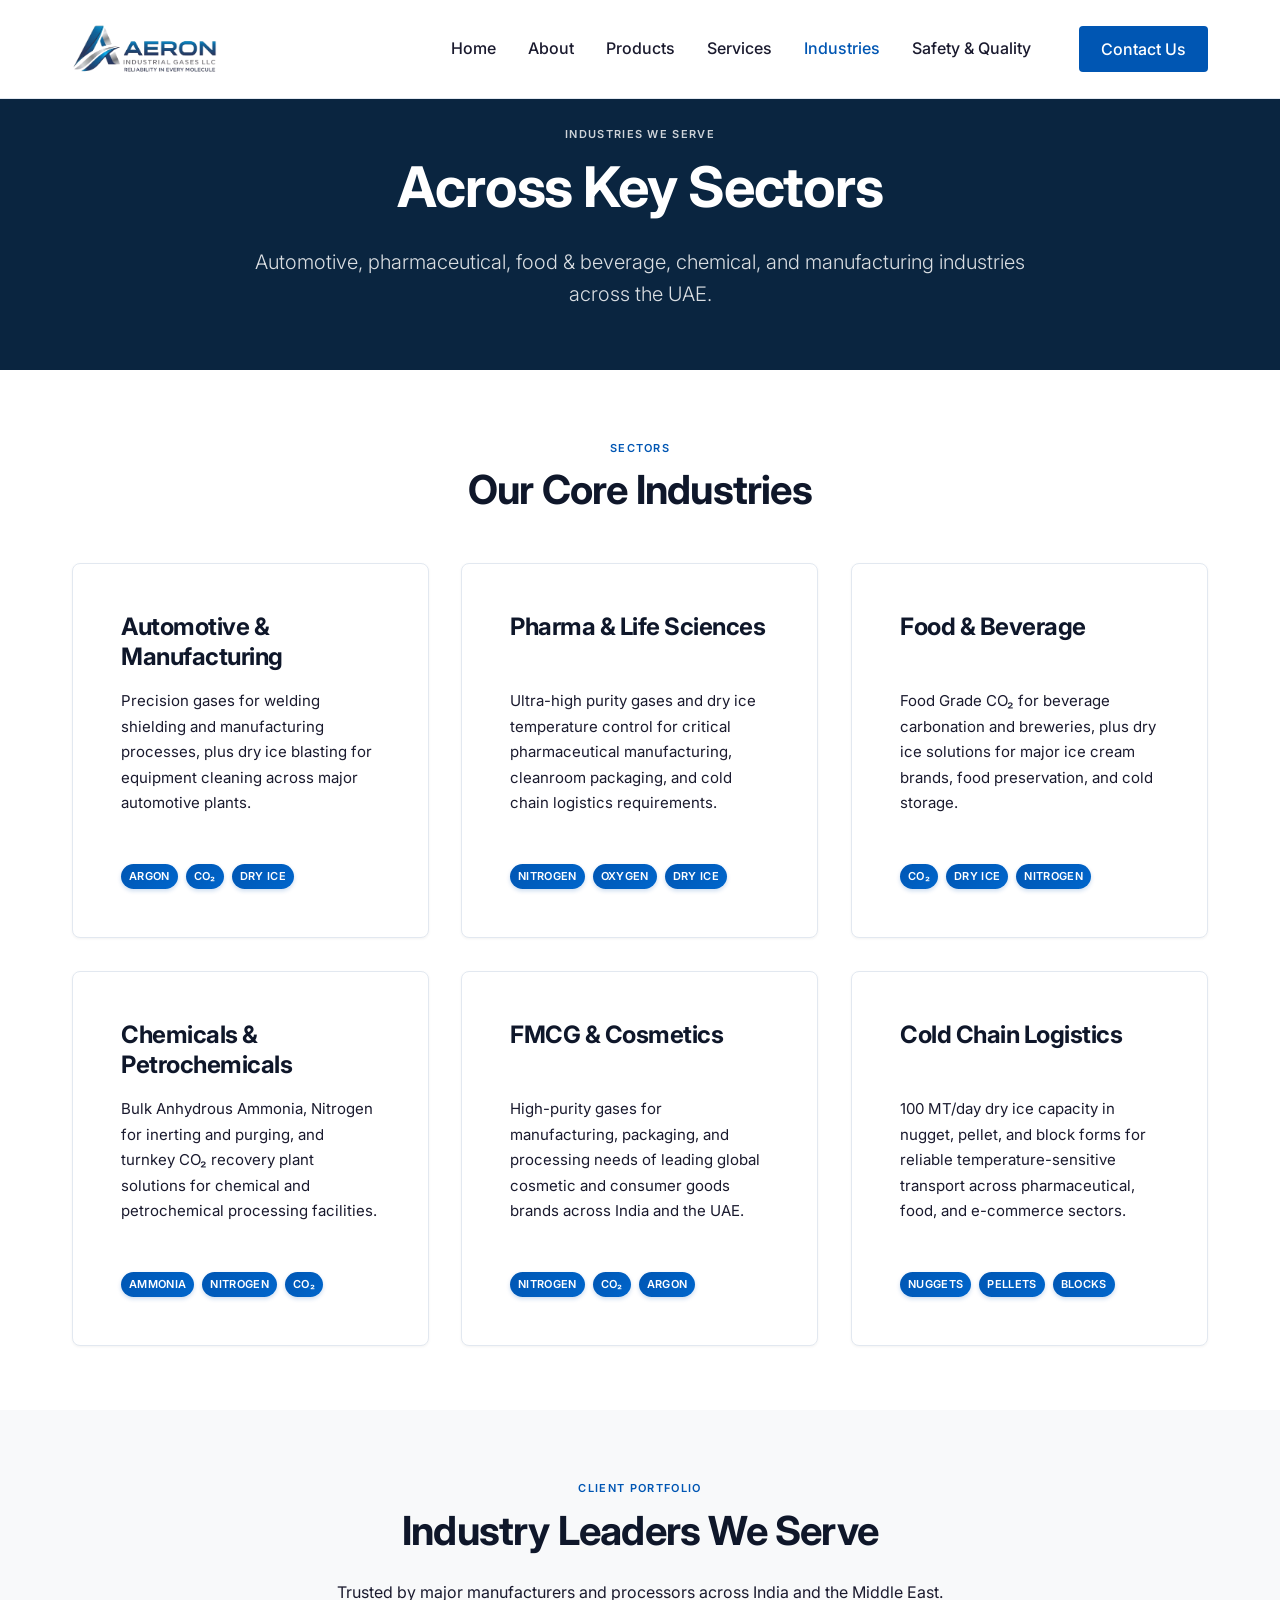
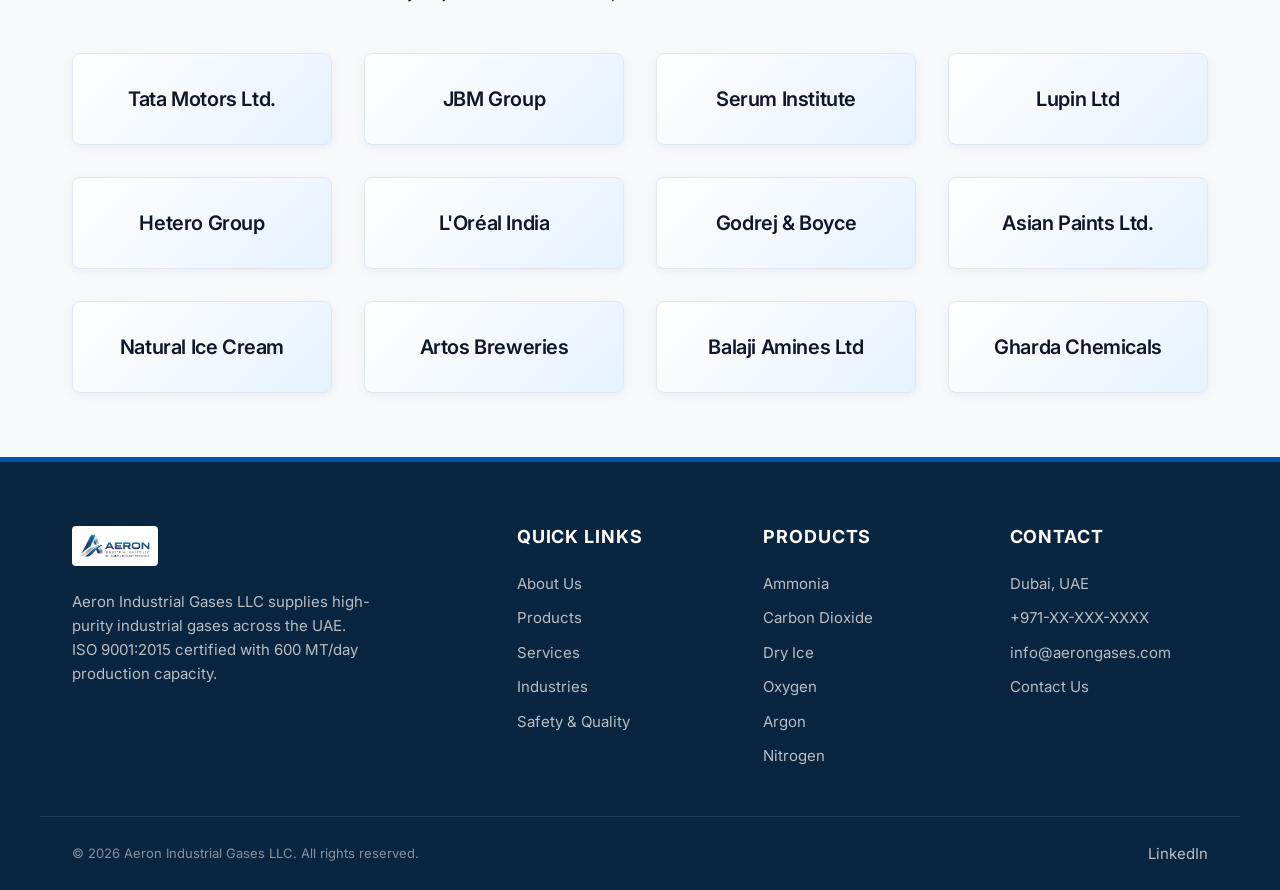
<file: industries.html>
<!DOCTYPE html>
<html lang="en">
<head>
  <meta charset="UTF-8">
  <meta name="viewport" content="width=device-width, initial-scale=1.0">
  <title>Industries We Serve — Aeron Industrial Gases LLC</title>
  <meta name="description" content="Industrial gas supply for UAE's Automotive, Pharmaceutical, Food & Beverage, Chemical, and Manufacturing sectors.">
  
  <link rel="canonical" href="https://www.aerongases.com/industries.html">
  
  <link rel="preconnect" href="https://fonts.googleapis.com">
  <link rel="preconnect" href="https://fonts.gstatic.com" crossorigin>
  
  <link rel="stylesheet" href="styles/global.css?v=1.2">
  <link rel="stylesheet" href="styles/components.css?v=1.2">
  <link rel="stylesheet" href="styles/pages.css?v=1.2">
  <link rel="icon" type="image/png" href="assets/logo.png">
</head>
<body>

  <nav class="nav" id="mainNav">
    <div class="nav__inner">
      <a href="index.html" class="nav__logo"><img src="assets/logo.png" alt="Aeron Industrial Gases"></a>
      <div class="nav__menu" id="navMenu">
        <div class="nav__links">
          <a href="index.html" class="nav__link">Home</a>
          <a href="about.html" class="nav__link">About</a>
          <a href="products.html" class="nav__link">Products</a>
          <a href="services.html" class="nav__link">Services</a>
          <a href="industries.html" class="nav__link nav__link--active">Industries</a>
          <a href="safety.html" class="nav__link">Safety &amp; Quality</a>
          <a href="contact.html" class="nav__link nav__cta btn btn--primary btn--sm">Contact Us</a>
        </div>
      </div>
      <button class="nav__hamburger" id="navHamburger" aria-label="Toggle navigation"><span></span><span></span><span></span></button>
    </div>
  </nav>

  <main id="main-content">
  <section class="page-hero" aria-labelledby="page-title">
    <div class="container page-hero__content">
      <p class="label label--light">Industries We Serve</p>
      <h1 id="page-title">Across Key Sectors</h1>
      <p class="lead">Automotive, pharmaceutical, food & beverage, chemical, and manufacturing industries across the UAE.</p>
    </div>
  </section>

  <section class="section" aria-labelledby="sectors-heading">
    <div class="container">
      <div class="section__header section__header--center">
        <p class="label">Sectors</p>
        <h2 id="sectors-heading">Our Core Industries</h2>
      </div>
      <div class="grid-3">

        <div class="card">
          <h4 class="card__title">Automotive &amp; Manufacturing</h4>
          <p class="card__text">Precision gases for welding shielding and manufacturing processes, plus dry ice blasting for equipment cleaning across major automotive plants.</p>
          <div class="product-card__tags">
            <span class="card__tag">Argon</span>
            <span class="card__tag">CO₂</span>
            <span class="card__tag">Dry Ice</span>
          </div>
        </div>

        <div class="card">
          <h4 class="card__title">Pharma &amp; Life Sciences</h4>
          <p class="card__text">Ultra-high purity gases and dry ice temperature control for critical pharmaceutical manufacturing, cleanroom packaging, and cold chain logistics requirements.</p>
          <div class="product-card__tags">
            <span class="card__tag">Nitrogen</span>
            <span class="card__tag">Oxygen</span>
            <span class="card__tag">Dry Ice</span>
          </div>
        </div>

        <div class="card">
          <h4 class="card__title">Food &amp; Beverage</h4>
          <p class="card__text">Food Grade CO₂ for beverage carbonation and breweries, plus dry ice solutions for major ice cream brands, food preservation, and cold storage.</p>
          <div class="product-card__tags">
            <span class="card__tag">CO₂</span>
            <span class="card__tag">Dry Ice</span>
            <span class="card__tag">Nitrogen</span>
          </div>
        </div>

        <div class="card">
          <h4 class="card__title">Chemicals &amp; Petrochemicals</h4>
          <p class="card__text">Bulk Anhydrous Ammonia, Nitrogen for inerting and purging, and turnkey CO₂ recovery plant solutions for chemical and petrochemical processing facilities.</p>
          <div class="product-card__tags">
            <span class="card__tag">Ammonia</span>
            <span class="card__tag">Nitrogen</span>
            <span class="card__tag">CO₂</span>
          </div>
        </div>

        <div class="card">
          <h4 class="card__title">FMCG &amp; Cosmetics</h4>
          <p class="card__text">High-purity gases for manufacturing, packaging, and processing needs of leading global cosmetic and consumer goods brands across India and the UAE.</p>
          <div class="product-card__tags">
            <span class="card__tag">Nitrogen</span>
            <span class="card__tag">CO₂</span>
            <span class="card__tag">Argon</span>
          </div>
        </div>

        <div class="card">
          <h4 class="card__title">Cold Chain Logistics</h4>
          <p class="card__text">100 MT/day dry ice capacity in nugget, pellet, and block forms for reliable temperature-sensitive transport across pharmaceutical, food, and e-commerce sectors.</p>
          <div class="product-card__tags">
            <span class="card__tag">Nuggets</span>
            <span class="card__tag">Pellets</span>
            <span class="card__tag">Blocks</span>
          </div>
        </div>

      </div>
    </div>
  </section>

  <section class="section section--alt" aria-labelledby="clientele-heading">
    <div class="container">
      <div class="section__header section__header--center">
        <p class="label">Client Portfolio</p>
        <h2 id="clientele-heading">Industry Leaders We Serve</h2>
        <p>Trusted by major manufacturers and processors across India and the Middle East.</p>
      </div>
      <div class="grid-4">
        <!-- Automotive -->
        <div class="card card--center">
          <h4>Tata Motors Ltd.</h4>
        </div>
        <div class="card card--center">
          <h4>JBM Group</h4>
        </div>
        <!-- Pharma -->
        <div class="card card--center">
          <h4>Serum Institute</h4>
        </div>
        <div class="card card--center">
          <h4>Lupin Ltd</h4>
        </div>
        <div class="card card--center">
          <h4>Hetero Group</h4>
        </div>
        <!-- Food & FMCG -->
        <div class="card card--center">
          <h4>L'Oréal India</h4>
        </div>
        <div class="card card--center">
          <h4>Godrej &amp; Boyce</h4>
        </div>
        <div class="card card--center">
          <h4>Asian Paints Ltd.</h4>
        </div>
        <div class="card card--center">
          <h4>Natural Ice Cream</h4>
        </div>
        <div class="card card--center">
          <h4>Artos Breweries</h4>
        </div>
        <!-- Chemicals -->
        <div class="card card--center">
          <h4>Balaji Amines Ltd</h4>
        </div>
        <div class="card card--center">
          <h4>Gharda Chemicals</h4>
        </div>
      </div>
    </div>
  </section>

  <footer class="footer">
    <div class="footer__grid">
      <div class="footer__brand">
        <img src="assets/logo.png" alt="Aeron Industrial Gases">
        <p>Aeron Industrial Gases LLC supplies high-purity industrial gases across the UAE. ISO 9001:2015 certified with 600 MT/day production capacity.</p>
      </div>
      <div>
        <h6 class="footer__heading">Quick Links</h6>
        <div class="footer__links">
          <a href="about.html" class="footer__link">About Us</a>
          <a href="products.html" class="footer__link">Products</a>
          <a href="services.html" class="footer__link">Services</a>
          <a href="industries.html" class="footer__link">Industries</a>
          <a href="safety.html" class="footer__link">Safety & Quality</a>
        </div>
      </div>
      <div>
        <h6 class="footer__heading">Products</h6>
        <div class="footer__links">
          <a href="products.html" class="footer__link">Ammonia</a>
          <a href="products.html" class="footer__link">Carbon Dioxide</a>
          <a href="products.html" class="footer__link">Dry Ice</a>
          <a href="products.html" class="footer__link">Oxygen</a>
          <a href="products.html" class="footer__link">Argon</a>
          <a href="products.html" class="footer__link">Nitrogen</a>
        </div>
      </div>
      <div>
        <h6 class="footer__heading">Contact</h6>
        <div class="footer__links">
          <span class="footer__link">Dubai, UAE</span>
          <span class="footer__link">+971-XX-XXX-XXXX</span>
          <span class="footer__link">info@aerongases.com</span>
          <a href="contact.html" class="footer__link">Contact Us</a>
        </div>
      </div>
    </div>
    <div class="footer__bottom">
      <div class="footer__bottom-inner">
        <span class="footer__copy">&copy; 2026 Aeron Industrial Gases LLC. All rights reserved.</span>
        <div class="footer__socials">
          <a href="#" class="footer__link" aria-label="LinkedIn">LinkedIn</a>
        </div>
      </div>
    </div>
  </footer>
  </main>
  <script src="scripts/main.js"></script>
</body>
</html>
</file>
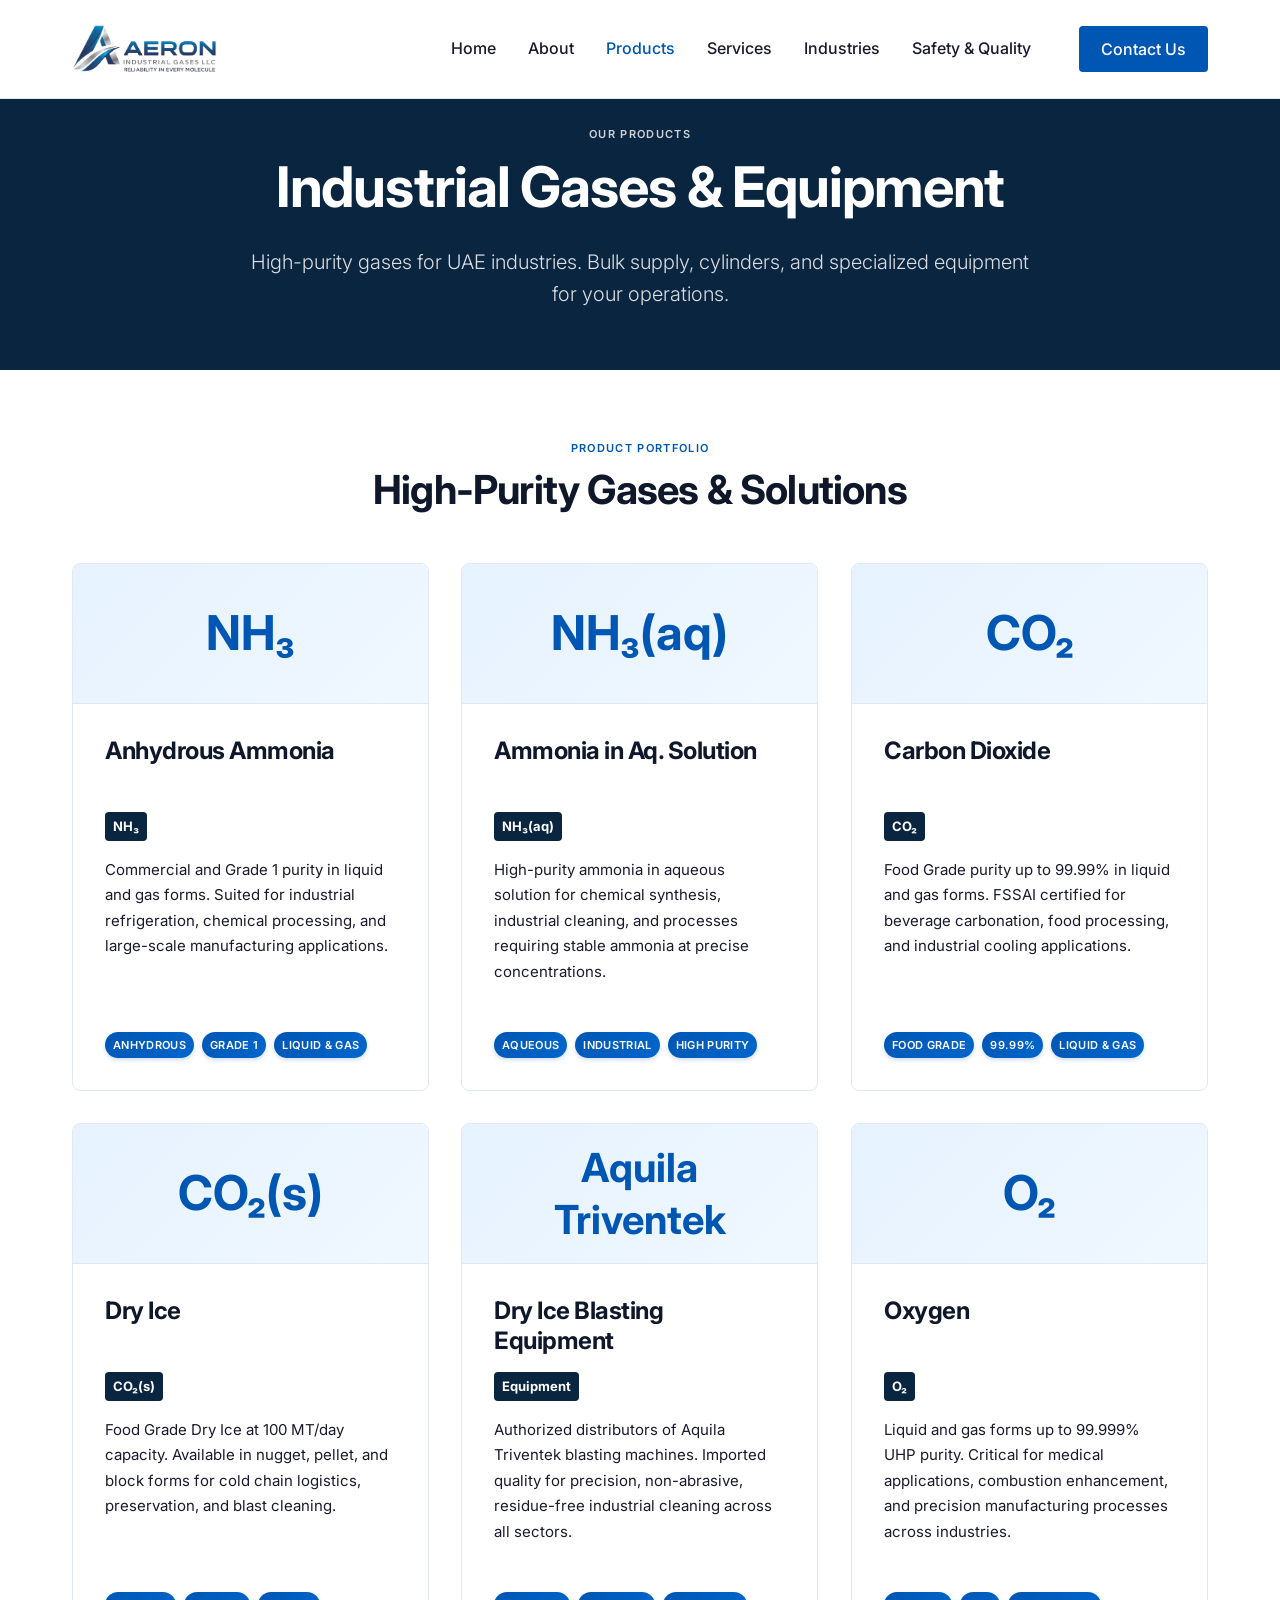
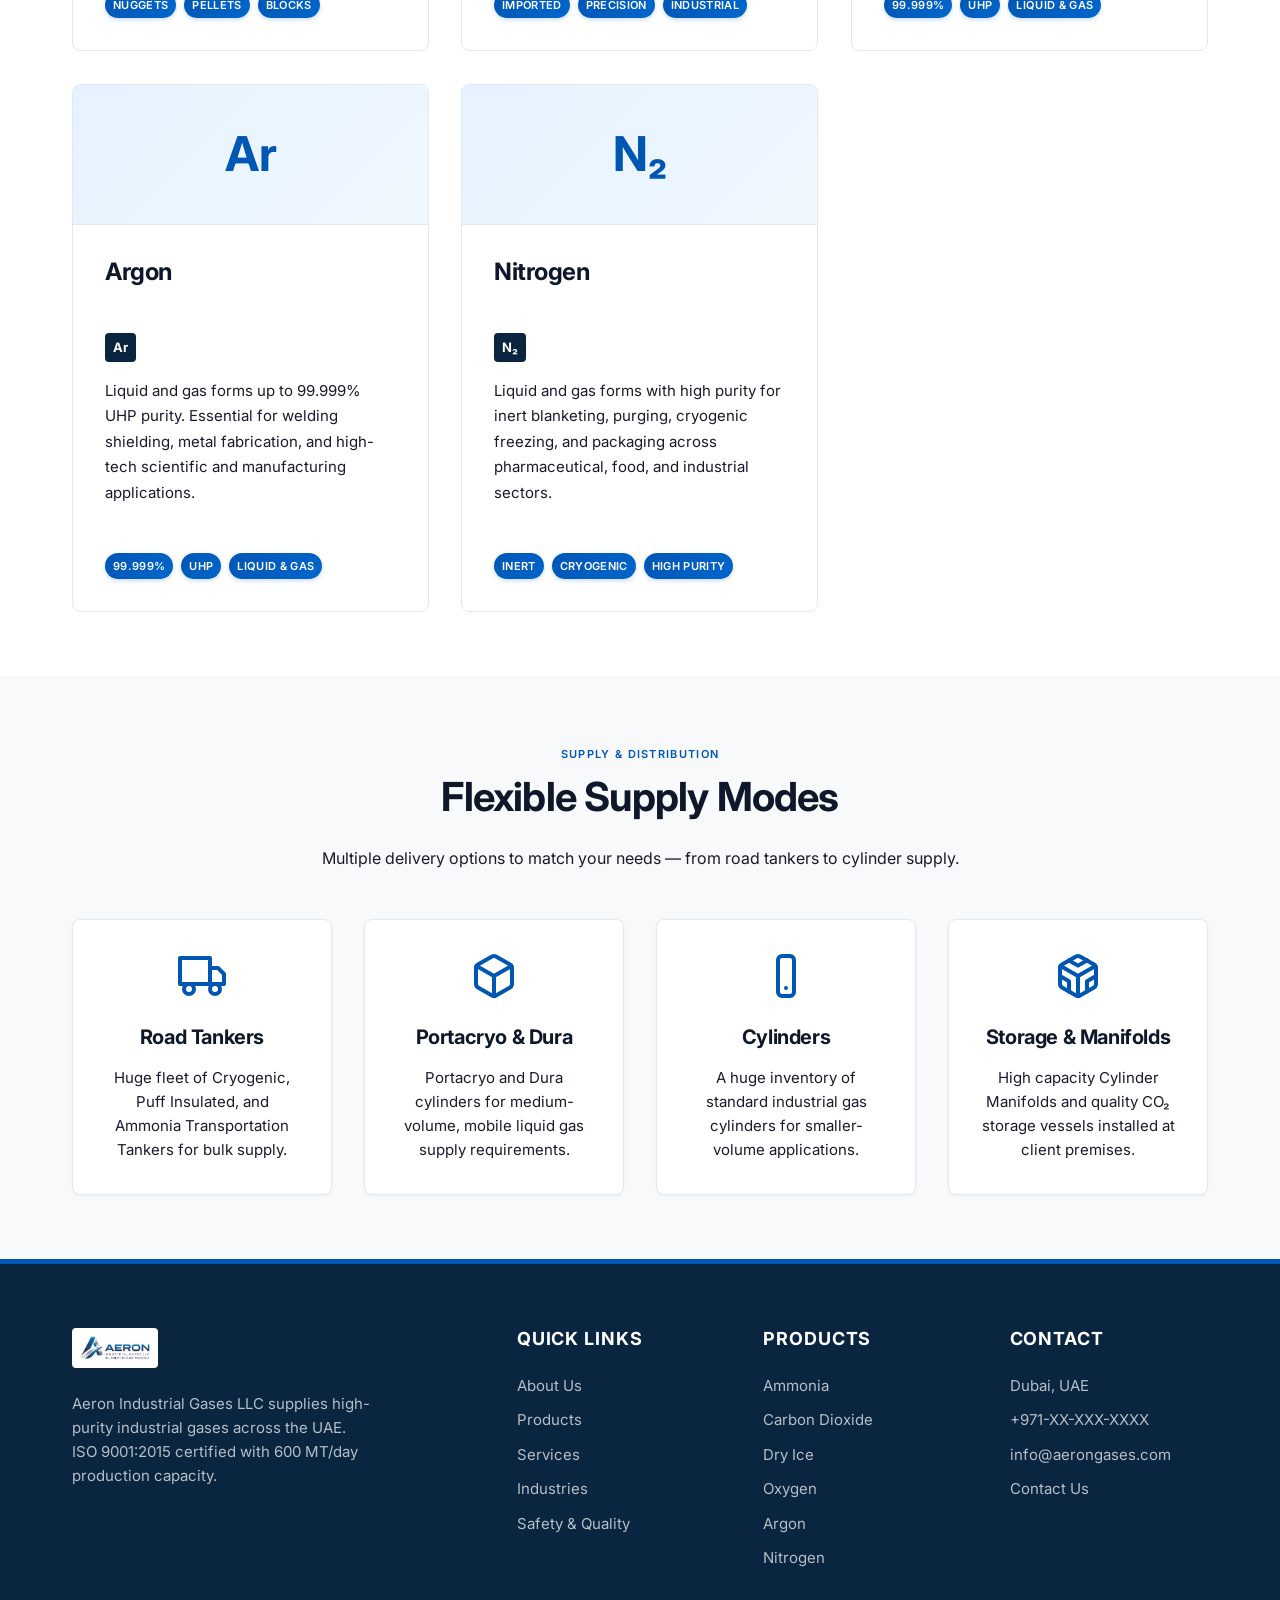
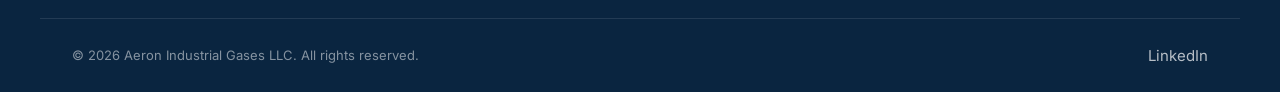
<file: products.html>
<!DOCTYPE html>
<html lang="en">
<head>
  <meta charset="UTF-8">
  <meta name="viewport" content="width=device-width, initial-scale=1.0">
  <title>Products — Aeron Industrial Gases LLC</title>
  <meta name="description" content="Industrial gases for UAE industries: Ammonia, Carbon Dioxide, Dry Ice, Oxygen, Argon, Nitrogen, and Dry Ice Blasting Equipment.">
  
  <link rel="canonical" href="https://www.aerongases.com/products.html">
  
  <link rel="preconnect" href="https://fonts.googleapis.com">
  <link rel="preconnect" href="https://fonts.gstatic.com" crossorigin>
  
  <link rel="stylesheet" href="styles/global.css?v=1.2">
  <link rel="stylesheet" href="styles/components.css?v=1.2">
  <link rel="stylesheet" href="styles/pages.css?v=1.2">
  <link rel="icon" type="image/png" href="assets/logo.png">
</head>
<body>

  <nav class="nav" id="mainNav">
    <div class="nav__inner">
      <a href="index.html" class="nav__logo"><img src="assets/logo.png" alt="Aeron Industrial Gases"></a>
      <div class="nav__menu" id="navMenu">
        <div class="nav__links">
          <a href="index.html" class="nav__link">Home</a>
          <a href="about.html" class="nav__link">About</a>
          <a href="products.html" class="nav__link nav__link--active">Products</a>
          <a href="services.html" class="nav__link">Services</a>
          <a href="industries.html" class="nav__link">Industries</a>
          <a href="safety.html" class="nav__link">Safety &amp; Quality</a>
          <a href="contact.html" class="nav__link nav__cta btn btn--primary btn--sm">Contact Us</a>
        </div>
      </div>
      <button class="nav__hamburger" id="navHamburger" aria-label="Toggle navigation"><span></span><span></span><span></span></button>
    </div>
  </nav>

  <main id="main-content">
  <section class="page-hero" aria-labelledby="page-title">
    <div class="container page-hero__content">
      <p class="label label--light">Our Products</p>
      <h1 id="page-title">Industrial Gases &amp; Equipment</h1>
      <p class="lead">High-purity gases for UAE industries. Bulk supply, cylinders, and specialized equipment for your operations.</p>
    </div>
  </section>

  <section class="section" aria-labelledby="products-heading">
    <div class="container">
      <div class="section__header section__header--center">
        <p class="label">Product Portfolio</p>
        <h2 id="products-heading">High-Purity Gases &amp; Solutions</h2>
      </div>
      <div class="grid-3">

        <div class="product-card">
          <div class="product-card__image">
            <span>NH₃</span>
          </div>
          <div class="product-card__body">
            <h4 class="card__title">Anhydrous Ammonia</h4>
            <div class="product-card__formula">NH₃</div>
            <p class="card__text">Commercial and Grade 1 purity in liquid and gas forms. Suited for industrial refrigeration, chemical processing, and large-scale manufacturing applications.</p>
            <div class="product-card__tags">
              <span class="card__tag">Anhydrous</span>
              <span class="card__tag">Grade 1</span>
              <span class="card__tag">Liquid &amp; Gas</span>
            </div>
          </div>
        </div>

        <div class="product-card">
          <div class="product-card__image">
            <span>NH₃(aq)</span>
          </div>
          <div class="product-card__body">
            <h4 class="card__title">Ammonia in Aq. Solution</h4>
            <div class="product-card__formula">NH₃(aq)</div>
            <p class="card__text">High-purity ammonia in aqueous solution for chemical synthesis, industrial cleaning, and processes requiring stable ammonia at precise concentrations.</p>
            <div class="product-card__tags">
              <span class="card__tag">Aqueous</span>
              <span class="card__tag">Industrial</span>
              <span class="card__tag">High Purity</span>
            </div>
          </div>
        </div>

        <div class="product-card">
          <div class="product-card__image">
            <span>CO₂</span>
          </div>
          <div class="product-card__body">
            <h4 class="card__title">Carbon Dioxide</h4>
            <div class="product-card__formula">CO₂</div>
            <p class="card__text">Food Grade purity up to 99.99% in liquid and gas forms. FSSAI certified for beverage carbonation, food processing, and industrial cooling applications.</p>
            <div class="product-card__tags">
              <span class="card__tag">Food Grade</span>
              <span class="card__tag">99.99%</span>
              <span class="card__tag">Liquid &amp; Gas</span>
            </div>
          </div>
        </div>

        <div class="product-card">
          <div class="product-card__image">
            <span>CO₂(s)</span>
          </div>
          <div class="product-card__body">
            <h4 class="card__title">Dry Ice</h4>
            <div class="product-card__formula">CO₂(s)</div>
            <p class="card__text">Food Grade Dry Ice at 100 MT/day capacity. Available in nugget, pellet, and block forms for cold chain logistics, preservation, and blast cleaning.</p>
            <div class="product-card__tags">
              <span class="card__tag">Nuggets</span>
              <span class="card__tag">Pellets</span>
              <span class="card__tag">Blocks</span>
            </div>
          </div>
        </div>

        <div class="product-card">
          <div class="product-card__image">
            <span class="product-card__brand">Aquila<br>Triventek</span>
          </div>
          <div class="product-card__body">
            <h4 class="card__title">Dry Ice Blasting Equipment</h4>
            <div class="product-card__formula">Equipment</div>
            <p class="card__text">Authorized distributors of Aquila Triventek blasting machines. Imported quality for precision, non-abrasive, residue-free industrial cleaning across all sectors.</p>
            <div class="product-card__tags">
              <span class="card__tag">Imported</span>
              <span class="card__tag">Precision</span>
              <span class="card__tag">Industrial</span>
            </div>
          </div>
        </div>

        <div class="product-card">
          <div class="product-card__image">
            <span>O₂</span>
          </div>
          <div class="product-card__body">
            <h4 class="card__title">Oxygen</h4>
            <div class="product-card__formula">O₂</div>
            <p class="card__text">Liquid and gas forms up to 99.999% UHP purity. Critical for medical applications, combustion enhancement, and precision manufacturing processes across industries.</p>
            <div class="product-card__tags">
              <span class="card__tag">99.999%</span>
              <span class="card__tag">UHP</span>
              <span class="card__tag">Liquid &amp; Gas</span>
            </div>
          </div>
        </div>

        <div class="product-card">
          <div class="product-card__image">
            <span>Ar</span>
          </div>
          <div class="product-card__body">
            <h4 class="card__title">Argon</h4>
            <div class="product-card__formula">Ar</div>
            <p class="card__text">Liquid and gas forms up to 99.999% UHP purity. Essential for welding shielding, metal fabrication, and high-tech scientific and manufacturing applications.</p>
            <div class="product-card__tags">
              <span class="card__tag">99.999%</span>
              <span class="card__tag">UHP</span>
              <span class="card__tag">Liquid &amp; Gas</span>
            </div>
          </div>
        </div>

        <div class="product-card">
          <div class="product-card__image">
            <span>N₂</span>
          </div>
          <div class="product-card__body">
            <h4 class="card__title">Nitrogen</h4>
            <div class="product-card__formula">N₂</div>
            <p class="card__text">Liquid and gas forms with high purity for inert blanketing, purging, cryogenic freezing, and packaging across pharmaceutical, food, and industrial sectors.</p>
            <div class="product-card__tags">
              <span class="card__tag">Inert</span>
              <span class="card__tag">Cryogenic</span>
              <span class="card__tag">High Purity</span>
            </div>
          </div>
        </div>

      </div>
    </div>
  </section>

  <section class="section section--alt" aria-labelledby="supply-heading">
    <div class="container">
      <div class="section__header section__header--center">
        <p class="label">Supply &amp; Distribution</p>
        <h2 id="supply-heading">Flexible Supply Modes</h2>
        <p>Multiple delivery options to match your needs — from road tankers to cylinder supply.</p>
      </div>
      <div class="grid-4">
        <div class="card supply-card">
          <svg class="supply-card__icon" viewBox="0 0 24 24" fill="none" stroke="currentColor" stroke-width="2" stroke-linecap="round" stroke-linejoin="round">
            <rect x="1" y="3" width="15" height="13"></rect>
            <polygon points="16 8 20 8 23 11 23 16 16 16 16 8"></polygon>
            <circle cx="5.5" cy="18.5" r="2.5"></circle>
            <circle cx="18.5" cy="18.5" r="2.5"></circle>
          </svg>
          <h4>Road Tankers</h4>
          <p class="card__text">Huge fleet of Cryogenic, Puff Insulated, and Ammonia Transportation Tankers for bulk supply.</p>
        </div>
        <div class="card supply-card">
          <svg class="supply-card__icon" viewBox="0 0 24 24" fill="none" stroke="currentColor" stroke-width="2" stroke-linecap="round" stroke-linejoin="round">
            <path d="M21 16V8a2 2 0 0 0-1-1.73l-7-4a2 2 0 0 0-2 0l-7 4A2 2 0 0 0 3 8v8a2 2 0 0 0 1 1.73l7 4a2 2 0 0 0 2 0l7-4A2 2 0 0 0 21 16z"></path>
            <polyline points="3.27 6.96 12 12.01 20.73 6.96"></polyline>
            <line x1="12" y1="22.08" x2="12" y2="12"></line>
          </svg>
          <h4>Portacryo &amp; Dura</h4>
          <p class="card__text">Portacryo and Dura cylinders for medium-volume, mobile liquid gas supply requirements.</p>
        </div>
        <div class="card supply-card">
          <svg class="supply-card__icon" viewBox="0 0 24 24" fill="none" stroke="currentColor" stroke-width="2" stroke-linecap="round" stroke-linejoin="round">
            <rect x="8" y="2" width="8" height="20" rx="2" ry="2"></rect>
            <line x1="12" y1="18" x2="12" y2="18"></line>
          </svg>
          <h4>Cylinders</h4>
          <p class="card__text">A huge inventory of standard industrial gas cylinders for smaller-volume applications.</p>
        </div>
        <div class="card supply-card">
          <svg class="supply-card__icon" viewBox="0 0 24 24" fill="none" stroke="currentColor" stroke-width="2" stroke-linecap="round" stroke-linejoin="round">
            <path d="M21 16V8a2 2 0 0 0-1-1.73l-7-4a2 2 0 0 0-2 0l-7 4A2 2 0 0 0 3 8v8a2 2 0 0 0 1 1.73l7 4a2 2 0 0 0 2 0l7-4A2 2 0 0 0 21 16z"></path>
            <polyline points="7.5 4.21 12 6.81 16.5 4.21"></polyline>
            <polyline points="7.5 19.79 7.5 14.6 3 12"></polyline>
            <polyline points="21 12 16.5 14.6 16.5 19.79"></polyline>
            <polyline points="3.27 6.96 12 12.01 20.73 6.96"></polyline>
            <line x1="12" y1="22.08" x2="12" y2="12"></line>
          </svg>
          <h4>Storage &amp; Manifolds</h4>
          <p class="card__text">High capacity Cylinder Manifolds and quality CO₂ storage vessels installed at client premises.</p>
        </div>
      </div>
    </div>
  </section>

  <!-- Footer -->
  <footer class="footer" id="footer">
    <div class="footer__grid">
      <div class="footer__brand">
        <img src="assets/logo.png" alt="Aeron Industrial Gases">
        <p>Aeron Industrial Gases LLC supplies high-purity industrial gases across the UAE. ISO 9001:2015 certified with 600 MT/day production capacity.</p>
      </div>
      <div>
        <h6 class="footer__heading">Quick Links</h6>
        <div class="footer__links">
          <a href="about.html" class="footer__link">About Us</a>
          <a href="products.html" class="footer__link">Products</a>
          <a href="services.html" class="footer__link">Services</a>
          <a href="industries.html" class="footer__link">Industries</a>
          <a href="safety.html" class="footer__link">Safety & Quality</a>
        </div>
      </div>
      <div>
        <h6 class="footer__heading">Products</h6>
        <div class="footer__links">
          <a href="products.html" class="footer__link">Ammonia</a>
          <a href="products.html" class="footer__link">Carbon Dioxide</a>
          <a href="products.html" class="footer__link">Dry Ice</a>
          <a href="products.html" class="footer__link">Oxygen</a>
          <a href="products.html" class="footer__link">Argon</a>
          <a href="products.html" class="footer__link">Nitrogen</a>
        </div>
      </div>
      <div>
        <h6 class="footer__heading">Contact</h6>
        <div class="footer__links">
          <span class="footer__link">Dubai, UAE</span>
          <span class="footer__link">+971-XX-XXX-XXXX</span>
          <span class="footer__link">info@aerongases.com</span>
          <a href="contact.html" class="footer__link">Contact Us</a>
        </div>
      </div>
    </div>
    <div class="footer__bottom">
      <div class="footer__bottom-inner">
        <span class="footer__copy">&copy; 2026 Aeron Industrial Gases LLC. All rights reserved.</span>
        <div class="footer__socials">
          <a href="#" class="footer__link" aria-label="LinkedIn">LinkedIn</a>
        </div>
      </div>
    </div>
  </footer>
  </main>

  <script src="scripts/main.js"></script>
</body>
</html>
</file>
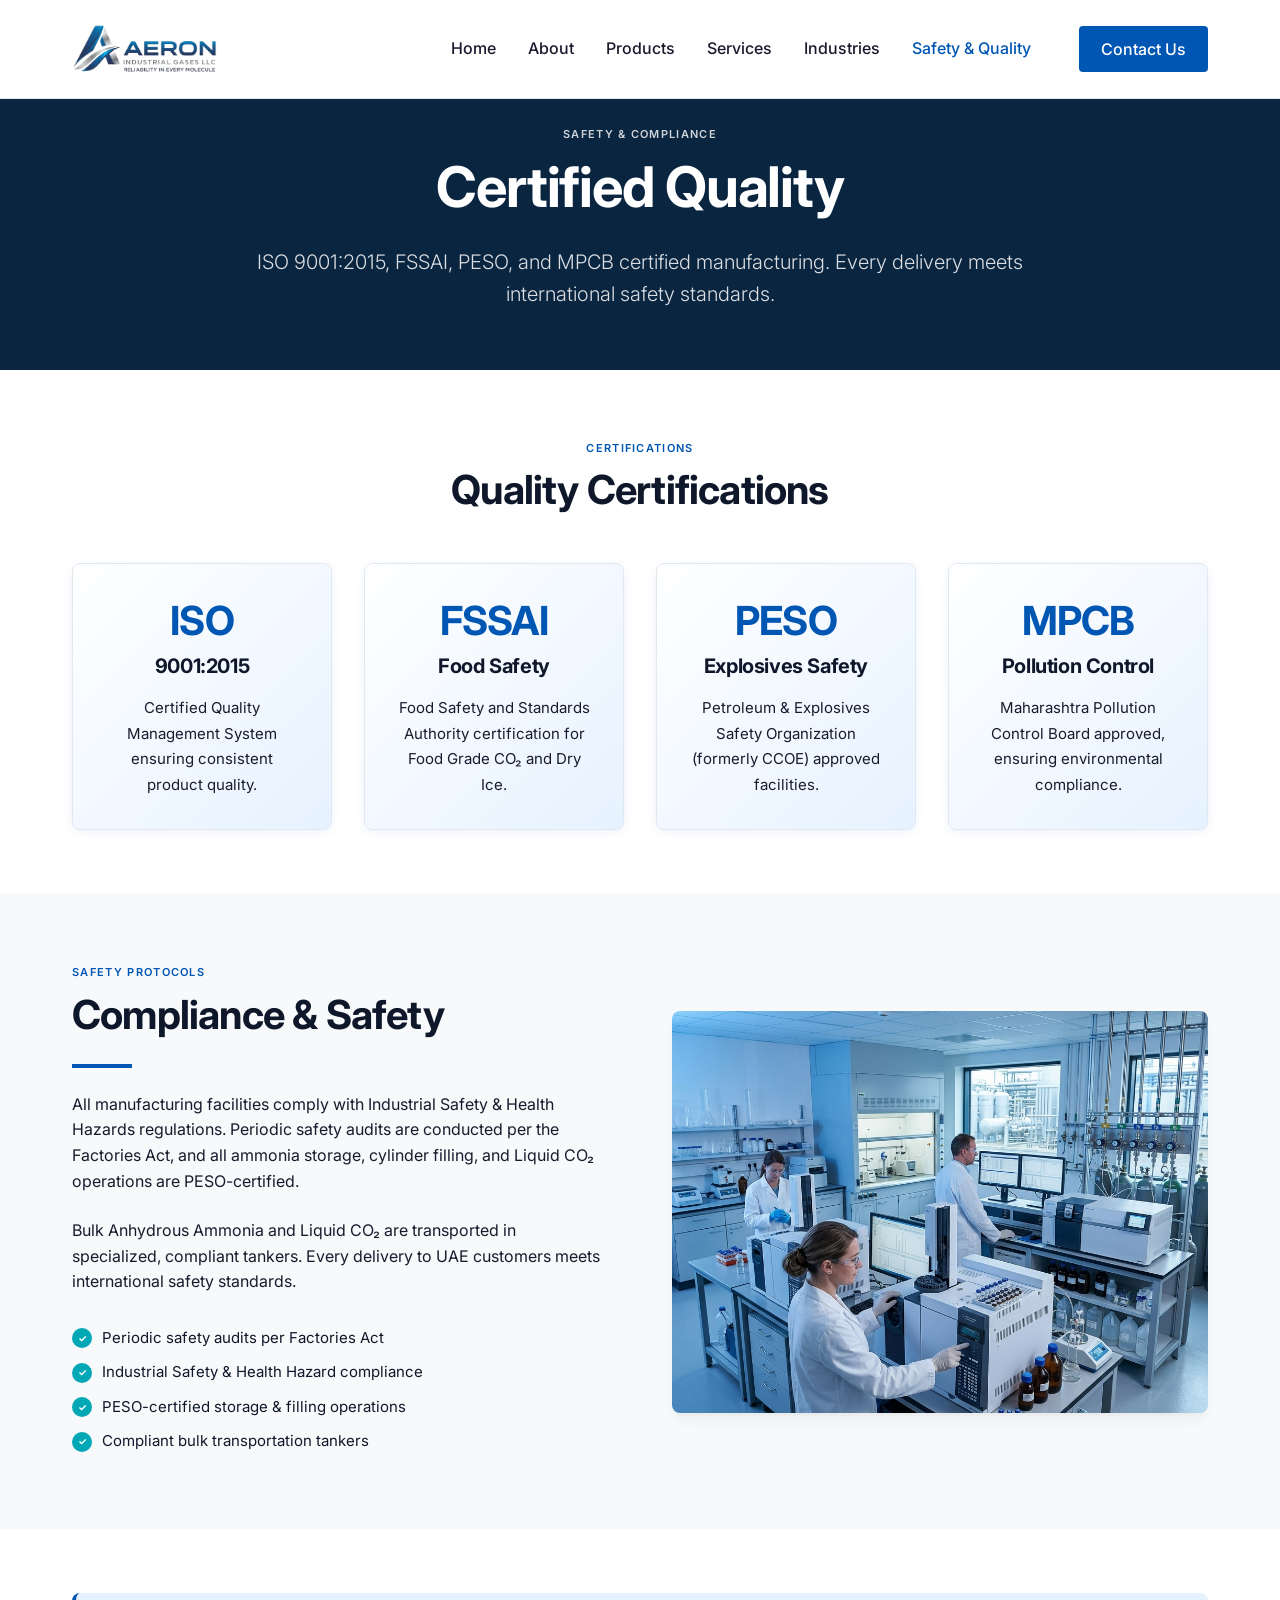
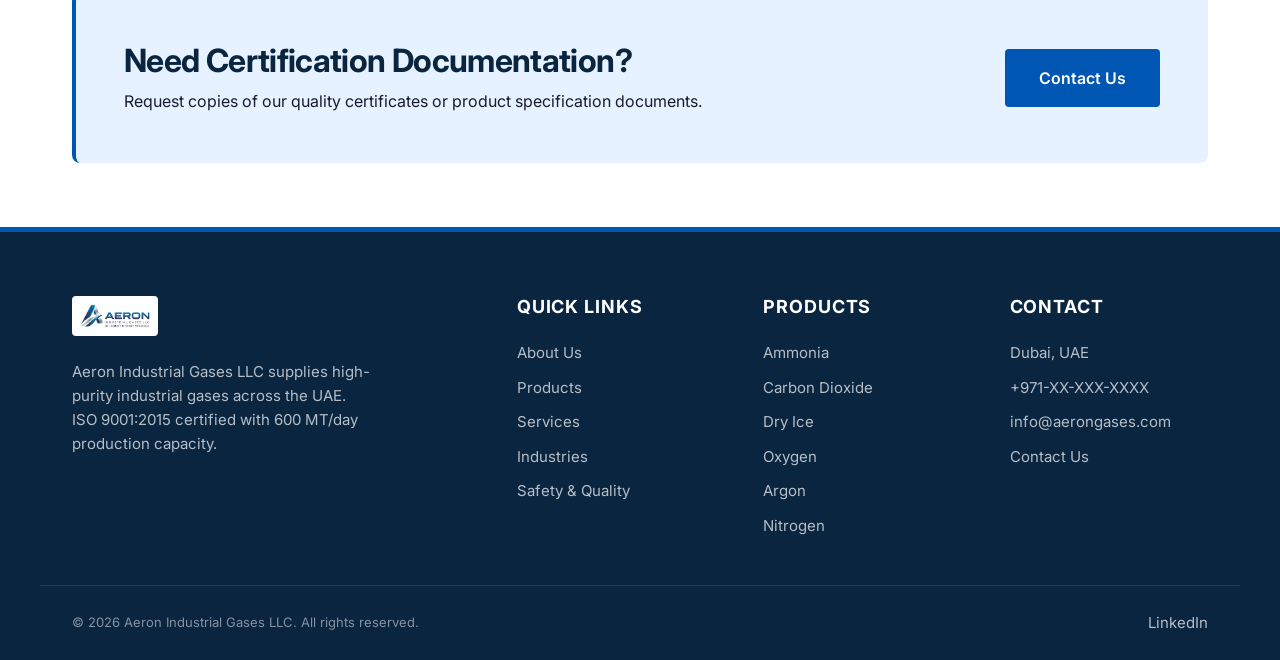
<file: safety.html>
<!DOCTYPE html>
<html lang="en">
<head>
  <meta charset="UTF-8">
  <meta name="viewport" content="width=device-width, initial-scale=1.0">
  <title>Safety &amp; Quality — Aeron Industrial Gases LLC</title>
  <meta name="description" content="ISO 9001:2015, FSSAI, PESO, and MPCB certified manufacturing. Industrial safety compliance for UAE gas supply.">
  
  <link rel="canonical" href="https://www.aerongases.com/safety.html">
  
  <link rel="preconnect" href="https://fonts.googleapis.com">
  <link rel="preconnect" href="https://fonts.gstatic.com" crossorigin>
  
  <link rel="stylesheet" href="styles/global.css?v=1.2">
  <link rel="stylesheet" href="styles/components.css?v=1.2">
  <link rel="stylesheet" href="styles/pages.css?v=1.2">
  <link rel="icon" type="image/png" href="assets/logo.png">
</head>
<body>

  <nav class="nav" id="mainNav">
    <div class="nav__inner">
      <a href="index.html" class="nav__logo"><img src="assets/logo.png" alt="Aeron Industrial Gases"></a>
      <div class="nav__menu" id="navMenu">
        <div class="nav__links">
          <a href="index.html" class="nav__link">Home</a>
          <a href="about.html" class="nav__link">About</a>
          <a href="products.html" class="nav__link">Products</a>
          <a href="services.html" class="nav__link">Services</a>
          <a href="industries.html" class="nav__link">Industries</a>
          <a href="safety.html" class="nav__link nav__link--active">Safety &amp; Quality</a>
          <a href="contact.html" class="nav__link nav__cta btn btn--primary btn--sm">Contact Us</a>
        </div>
      </div>
      <button class="nav__hamburger" id="navHamburger" aria-label="Toggle navigation"><span></span><span></span><span></span></button>
    </div>
  </nav>

  <main id="main-content">
  <section class="page-hero" aria-labelledby="page-title">
    <div class="container page-hero__content">
      <p class="label label--light">Safety &amp; Compliance</p>
      <h1 id="page-title">Certified Quality</h1>
      <p class="lead">ISO 9001:2015, FSSAI, PESO, and MPCB certified manufacturing. Every delivery meets international safety standards.</p>
    </div>
  </section>

  <section class="section" aria-labelledby="certifications-heading">
    <div class="container">
      <div class="section__header section__header--center">
        <p class="label">Certifications</p>
        <h2 id="certifications-heading">Quality Certifications</h2>
      </div>
      <div class="grid-4">
        <div class="card card--center">
          <h4 class="cert-heading">ISO</h4>
          <h5>9001:2015</h5>
          <p class="card__text text-xs">Certified Quality Management System ensuring consistent product quality.</p>
        </div>
        <div class="card card--center">
          <h4 class="cert-heading">FSSAI</h4>
          <h5>Food Safety</h5>
          <p class="card__text text-xs">Food Safety and Standards Authority certification for Food Grade CO₂ and Dry Ice.</p>
        </div>
        <div class="card card--center">
          <h4 class="cert-heading">PESO</h4>
          <h5>Explosives Safety</h5>
          <p class="card__text text-xs">Petroleum &amp; Explosives Safety Organization (formerly CCOE) approved facilities.</p>
        </div>
        <div class="card card--center">
          <h4 class="cert-heading">MPCB</h4>
          <h5>Pollution Control</h5>
          <p class="card__text text-xs">Maharashtra Pollution Control Board approved, ensuring environmental compliance.</p>
        </div>
      </div>
    </div>
  </section>

  <section class="section section--alt" aria-labelledby="protocols-heading">
    <div class="container">
      <div class="about-snapshot">
        <div>
          <p class="label">Safety Protocols</p>
          <h2 id="protocols-heading">Compliance & Safety</h2>
          <div class="divider"></div>
          <p>All manufacturing facilities comply with Industrial Safety & Health Hazards regulations. Periodic safety audits are conducted per the Factories Act, and all ammonia storage, cylinder filling, and Liquid CO₂ operations are PESO-certified.</p>
          <p class="mt-md">Bulk Anhydrous Ammonia and Liquid CO₂ are transported in specialized, compliant tankers. Every delivery to UAE customers meets international safety standards.</p>
          <div class="service-block__features mt-xl">
            <span class="service-block__feature">Periodic safety audits per Factories Act</span>
            <span class="service-block__feature">Industrial Safety &amp; Health Hazard compliance</span>
            <span class="service-block__feature">PESO-certified storage &amp; filling operations</span>
            <span class="service-block__feature">Compliant bulk transportation tankers</span>
          </div>
        </div>
        <div class="about-snapshot__image">
          <img src="assets/safety-lab.png" alt="Quality control laboratory with testing equipment for gas purity analysis" loading="lazy" width="600" height="400">
        </div>
      </div>
    </div>
  </section>

  <section class="section" aria-labelledby="cta-heading">
    <div class="container">
      <div class="cta-banner">
        <div class="cta-banner__content">
          <h3 id="cta-heading">Need Certification Documentation?</h3>
          <p>Request copies of our quality certificates or product specification documents.</p>
        </div>
        <div class="cta-banner__actions">
          <a href="contact.html" class="btn btn--primary btn--lg">Contact Us</a>
        </div>
      </div>
    </div>
  </section>

  <!-- Footer -->
  <footer class="footer" id="footer">
    <div class="footer__grid">
      <div class="footer__brand">
        <img src="assets/logo.png" alt="Aeron Industrial Gases">
        <p>Aeron Industrial Gases LLC supplies high-purity industrial gases across the UAE. ISO 9001:2015 certified with 600 MT/day production capacity.</p>
      </div>
      <div>
        <h6 class="footer__heading">Quick Links</h6>
        <div class="footer__links">
          <a href="about.html" class="footer__link">About Us</a>
          <a href="products.html" class="footer__link">Products</a>
          <a href="services.html" class="footer__link">Services</a>
          <a href="industries.html" class="footer__link">Industries</a>
          <a href="safety.html" class="footer__link">Safety & Quality</a>
        </div>
      </div>
      <div>
        <h6 class="footer__heading">Products</h6>
        <div class="footer__links">
          <a href="products.html" class="footer__link">Ammonia</a>
          <a href="products.html" class="footer__link">Carbon Dioxide</a>
          <a href="products.html" class="footer__link">Dry Ice</a>
          <a href="products.html" class="footer__link">Oxygen</a>
          <a href="products.html" class="footer__link">Argon</a>
          <a href="products.html" class="footer__link">Nitrogen</a>
        </div>
      </div>
      <div>
        <h6 class="footer__heading">Contact</h6>
        <div class="footer__links">
          <span class="footer__link">Dubai, UAE</span>
          <span class="footer__link">+971-XX-XXX-XXXX</span>
          <span class="footer__link">info@aerongases.com</span>
          <a href="contact.html" class="footer__link">Contact Us</a>
        </div>
      </div>
    </div>
    <div class="footer__bottom">
      <div class="footer__bottom-inner">
        <span class="footer__copy">&copy; 2026 Aeron Industrial Gases LLC. All rights reserved.</span>
        <div class="footer__socials">
          <a href="#" class="footer__link" aria-label="LinkedIn">LinkedIn</a>
        </div>
      </div>
    </div>
  </footer>
  </main>
  <script src="scripts/main.js"></script>
</body>
</html>
</file>
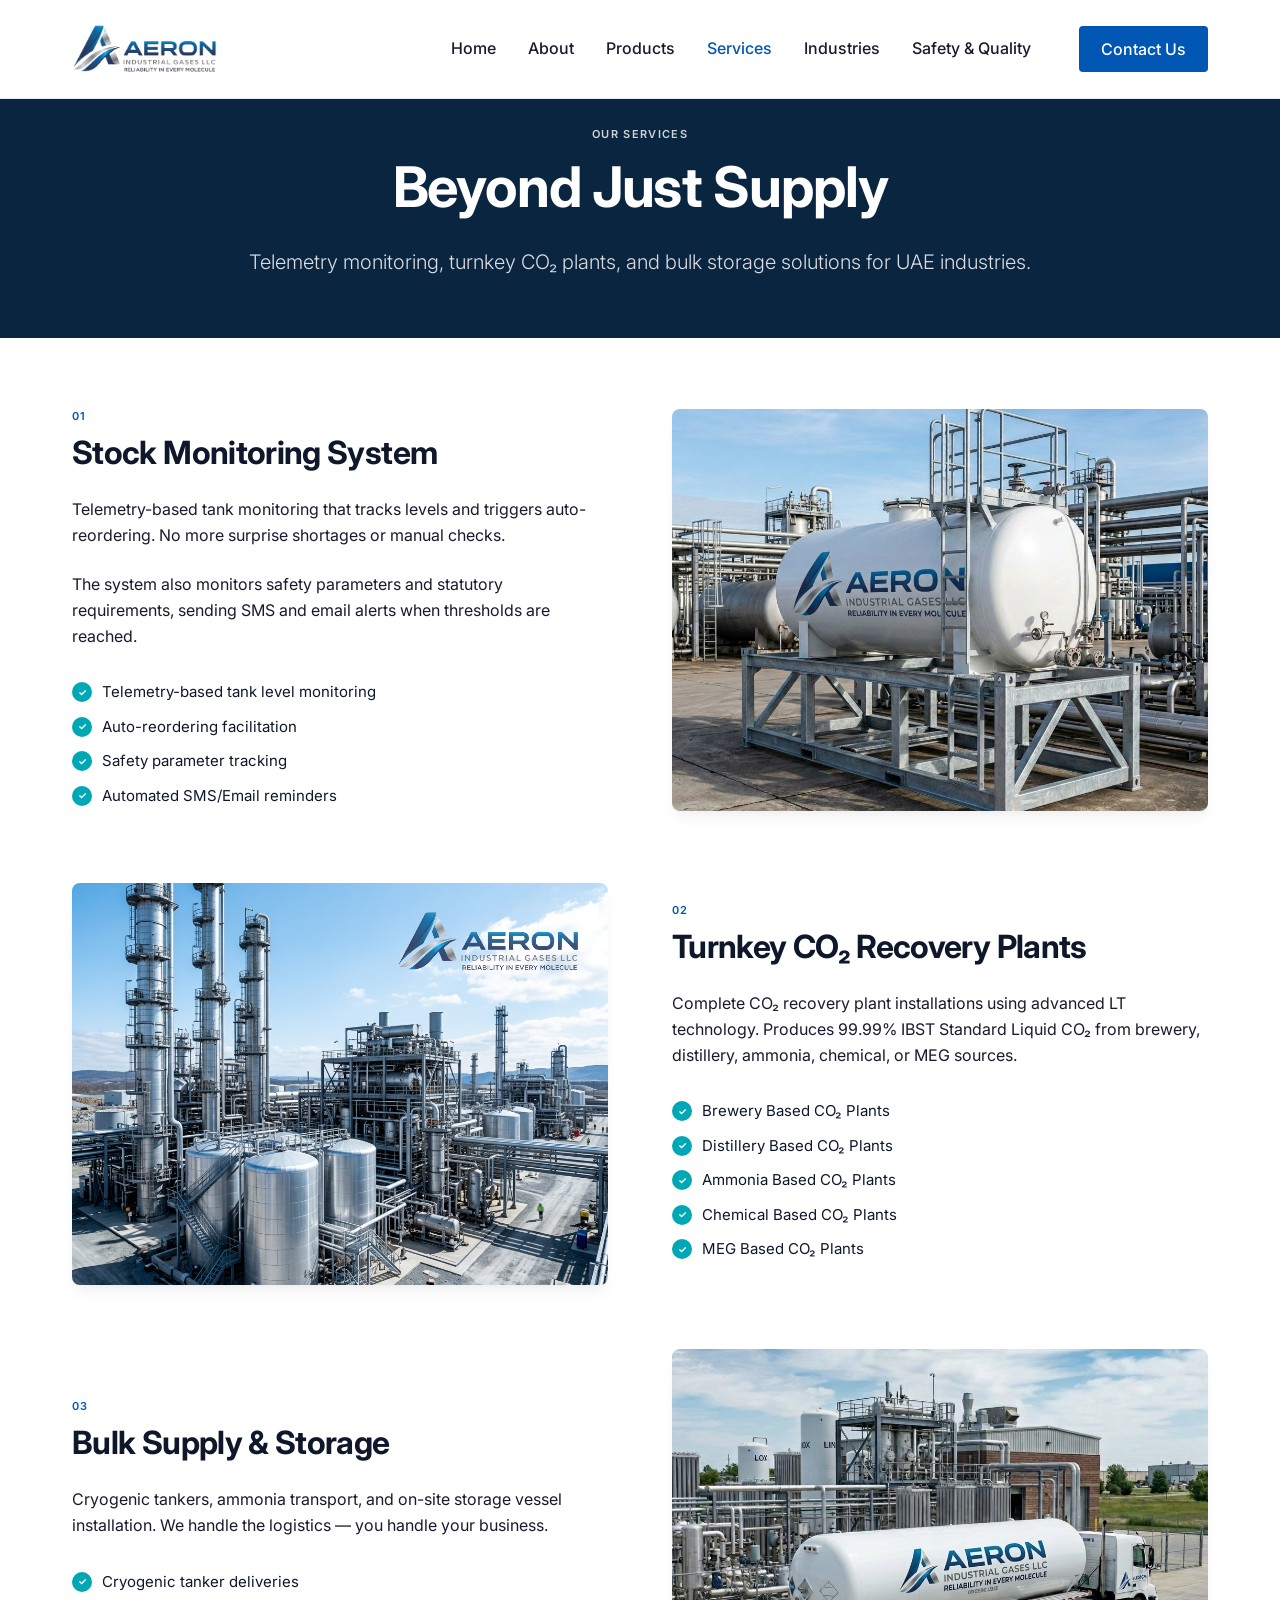
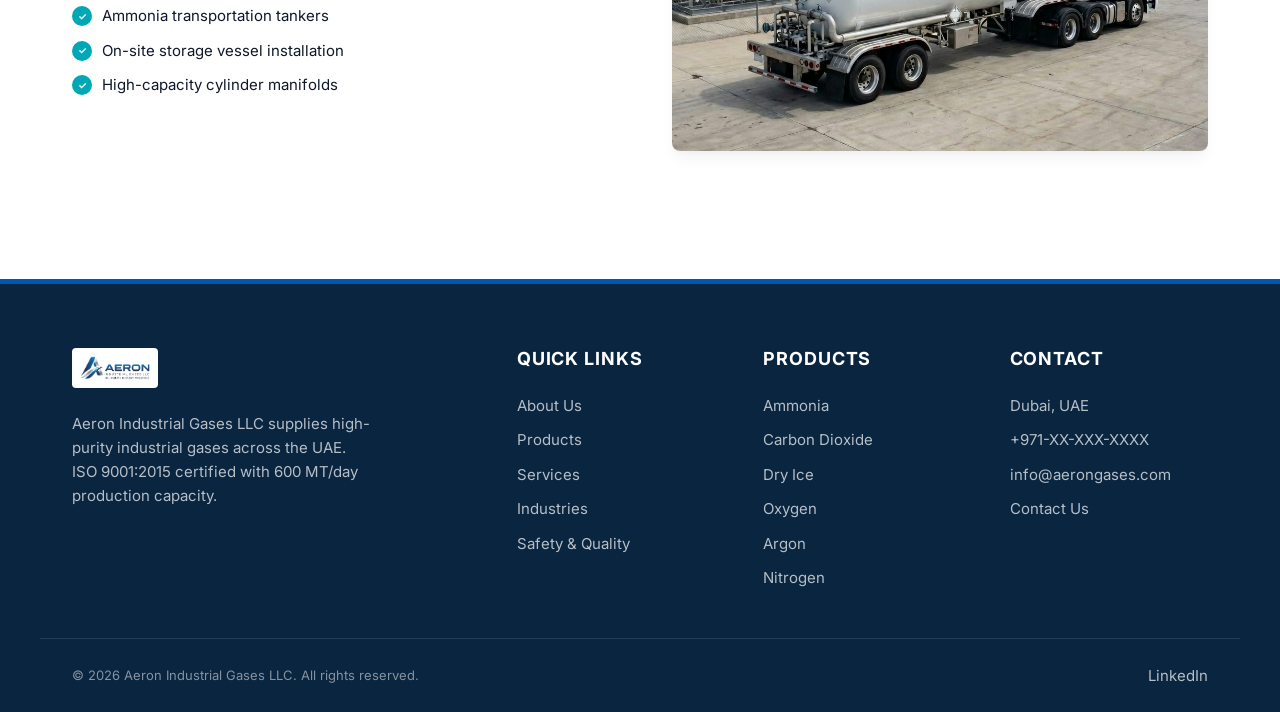
<file: services.html>
<!DOCTYPE html>
<html lang="en">
<head>
  <meta charset="UTF-8">
  <meta name="viewport" content="width=device-width, initial-scale=1.0">
  <title>Services — Aeron Industrial Gases LLC</title>
  <meta name="description" content="Telemetry monitoring, turnkey CO₂ recovery plants, and bulk storage solutions for UAE industries.">
  
  <link rel="canonical" href="https://www.aerongases.com/services.html">
  
  <link rel="preconnect" href="https://fonts.googleapis.com">
  <link rel="preconnect" href="https://fonts.gstatic.com" crossorigin>
  
  <link rel="stylesheet" href="styles/global.css?v=1.2">
  <link rel="stylesheet" href="styles/components.css?v=1.2">
  <link rel="stylesheet" href="styles/pages.css?v=1.2">
  <link rel="icon" type="image/png" href="assets/logo.png">
</head>
<body>

  <nav class="nav" id="mainNav">
    <div class="nav__inner">
      <a href="index.html" class="nav__logo"><img src="assets/logo.png" alt="Aeron Industrial Gases"></a>
      <div class="nav__menu" id="navMenu">
        <div class="nav__links">
          <a href="index.html" class="nav__link">Home</a>
          <a href="about.html" class="nav__link">About</a>
          <a href="products.html" class="nav__link">Products</a>
          <a href="services.html" class="nav__link nav__link--active">Services</a>
          <a href="industries.html" class="nav__link">Industries</a>
          <a href="safety.html" class="nav__link">Safety &amp; Quality</a>
          <a href="contact.html" class="nav__link nav__cta btn btn--primary btn--sm">Contact Us</a>
        </div>
      </div>
      <button class="nav__hamburger" id="navHamburger" aria-label="Toggle navigation"><span></span><span></span><span></span></button>
    </div>
  </nav>

  <main id="main-content">
  <section class="page-hero" aria-labelledby="page-title">
    <div class="container page-hero__content">
      <p class="label label--light">Our Services</p>
      <h1 id="page-title">Beyond Just Supply</h1>
      <p class="lead">Telemetry monitoring, turnkey CO₂ plants, and bulk storage solutions for UAE industries.</p>
    </div>
  </section>

  <section class="section" aria-label="Service offerings">
    <div class="container">

      <div class="service-block">
        <div class="service-block__content">
          <span class="label">01</span>
          <h3>Stock Monitoring System</h3>
          <p>Telemetry-based tank monitoring that tracks levels and triggers auto-reordering. No more surprise shortages or manual checks.</p>
          <p class="mt-md">The system also monitors safety parameters and statutory requirements, sending SMS and email alerts when thresholds are reached.</p>
          <div class="service-block__features">
            <span class="service-block__feature">Telemetry-based tank level monitoring</span>
            <span class="service-block__feature">Auto-reordering facilitation</span>
            <span class="service-block__feature">Safety parameter tracking</span>
            <span class="service-block__feature">Automated SMS/Email reminders</span>
          </div>
        </div>
        <div class="service-block__visual">
          <img src="assets/iso-tank.png" alt="Aeron Industrial Gases ISO tank container for remote stock monitoring" loading="lazy" width="600" height="400">
        </div>
      </div>

      <div class="service-block">
        <div class="service-block__content">
          <p class="label">02</p>
          <h3 id="service-2">Turnkey CO₂ Recovery Plants</h3>
          <p>Complete CO₂ recovery plant installations using advanced LT technology. Produces 99.99% IBST Standard Liquid CO₂ from brewery, distillery, ammonia, chemical, or MEG sources.</p>
          <div class="service-block__features">
            <span class="service-block__feature">Brewery Based CO₂ Plants</span>
            <span class="service-block__feature">Distillery Based CO₂ Plants</span>
            <span class="service-block__feature">Ammonia Based CO₂ Plants</span>
            <span class="service-block__feature">Chemical Based CO₂ Plants</span>
            <span class="service-block__feature">MEG Based CO₂ Plants</span>
          </div>
        </div>
        <div class="service-block__visual">
          <img src="assets/co2-plant.png" alt="Aeron Industrial Gases CO₂ recovery plant with processing equipment" loading="lazy" width="600" height="400">
        </div>
      </div>

      <div class="service-block">
        <div class="service-block__content">
          <p class="label">03</p>
          <h3 id="service-3">Bulk Supply &amp; Storage</h3>
          <p>Cryogenic tankers, ammonia transport, and on-site storage vessel installation. We handle the logistics — you handle your business.</p>
          <div class="service-block__features">
            <span class="service-block__feature">Cryogenic tanker deliveries</span>
            <span class="service-block__feature">Ammonia transportation tankers</span>
            <span class="service-block__feature">On-site storage vessel installation</span>
            <span class="service-block__feature">High-capacity cylinder manifolds</span>
          </div>
        </div>
        <div class="service-block__visual">
          <img src="assets/mobile-tanker.png" alt="Aeron Industrial Gases cryogenic mobile tanker for bulk gas delivery" loading="lazy" width="600" height="400">
        </div>
      </div>

    </div>
  </section>

  <!-- Footer -->
  <footer class="footer" id="footer">
    <div class="footer__grid">
      <div class="footer__brand">
        <img src="assets/logo.png" alt="Aeron Industrial Gases">
        <p>Aeron Industrial Gases LLC supplies high-purity industrial gases across the UAE. ISO 9001:2015 certified with 600 MT/day production capacity.</p>
      </div>
      <div>
        <h6 class="footer__heading">Quick Links</h6>
        <div class="footer__links">
          <a href="about.html" class="footer__link">About Us</a>
          <a href="products.html" class="footer__link">Products</a>
          <a href="services.html" class="footer__link">Services</a>
          <a href="industries.html" class="footer__link">Industries</a>
          <a href="safety.html" class="footer__link">Safety & Quality</a>
        </div>
      </div>
      <div>
        <h6 class="footer__heading">Products</h6>
        <div class="footer__links">
          <a href="products.html" class="footer__link">Ammonia</a>
          <a href="products.html" class="footer__link">Carbon Dioxide</a>
          <a href="products.html" class="footer__link">Dry Ice</a>
          <a href="products.html" class="footer__link">Oxygen</a>
          <a href="products.html" class="footer__link">Argon</a>
          <a href="products.html" class="footer__link">Nitrogen</a>
        </div>
      </div>
      <div>
        <h6 class="footer__heading">Contact</h6>
        <div class="footer__links">
          <span class="footer__link">Dubai, UAE</span>
          <span class="footer__link">+971-XX-XXX-XXXX</span>
          <span class="footer__link">info@aerongases.com</span>
          <a href="contact.html" class="footer__link">Contact Us</a>
        </div>
      </div>
    </div>
    <div class="footer__bottom">
      <div class="footer__bottom-inner">
        <span class="footer__copy">&copy; 2026 Aeron Industrial Gases LLC. All rights reserved.</span>
        <div class="footer__socials">
          <a href="#" class="footer__link" aria-label="LinkedIn">LinkedIn</a>
        </div>
      </div>
    </div>
  </footer>
  </main>

  <script src="scripts/main.js"></script>
</body>
</html>
</file>
<file: styles/global.css>
@import url('https://fonts.googleapis.com/css2?family=Inter:wght@300;400;500;600;700&display=swap');

:root {
  --aeron-blue: #0056b3;
  --aeron-navy: #0a2540;
  --aeron-light-blue: #e6f2ff;
  --aeron-teal: #00a8b5;
  
  --aeron-bg: #ffffff;
  --aeron-bg-alt: #f8f9fa;
  --aeron-bg-dark: #f1f4f6;
  
  --aeron-text: #1a1a2e;
  --aeron-heading: #0f172a;
  --aeron-border: #e2e8f0;
  
  --font-primary: 'Inter', system-ui, -apple-system, sans-serif;
  
  --text-xs: 0.8125rem;
  --text-sm: 0.9375rem;
  --text-base: 1rem;
  --text-lg: 1.125rem;
  --text-xl: 1.25rem;
  --text-2xl: 1.5rem;
  --text-3xl: 2rem;
  --text-4xl: 2.5rem;
  --text-5xl: 3.5rem;
  
  --space-xs: 0.5rem;
  --space-sm: 1rem;
  --space-md: 1.5rem;
  --space-lg: 2rem;
  --space-xl: 3rem;
  --space-2xl: 4rem;
  
  --container-width: 1200px;
  --border-radius: 4px;
  --border-radius-lg: 8px;
  
  --shadow-sm: 0 1px 3px rgba(0,0,0,0.05);
  --shadow-md: 0 4px 6px -1px rgba(0,0,0,0.05), 0 2px 4px -1px rgba(0,0,0,0.03);
  --shadow-lg: 0 10px 15px -3px rgba(0,0,0,0.05), 0 4px 6px -2px rgba(0,0,0,0.025);
  
  --transition-fast: 0.2s ease;
  --transition-normal: 0.3s ease;
}

*, *::before, *::after {
  box-sizing: border-box;
  margin: 0;
  padding: 0;
}

html {
  font-size: 16px;
  scroll-behavior: smooth;
  scroll-padding-top: 80px;
}

body {
  font-family: var(--font-primary);
  background-color: var(--aeron-bg);
  color: var(--aeron-text);
  line-height: 1.6;
  -webkit-font-smoothing: antialiased;
}

a {
  color: inherit;
  text-decoration: none;
}

img, video {
  max-width: 100%;
  height: auto;
  display: block;
}

h1, h2, h3, h4, h5, h6 {
  color: var(--aeron-heading);
  font-weight: 700;
  line-height: 1.25;
  margin-bottom: var(--space-md);
  letter-spacing: -0.02em;
}

h1 { font-size: var(--text-5xl); }
h2 { font-size: var(--text-4xl); }
h3 { font-size: var(--text-3xl); }
h4 { font-size: var(--text-2xl); }
h5 { font-size: var(--text-xl); }
h6 { font-size: var(--text-lg); }

@media (max-width: 992px) {
  h1 { font-size: 2.75rem; }
  h2 { font-size: 2.25rem; }
  h3 { font-size: var(--text-2xl); }
}

@media (max-width: 768px) {
  h1 { font-size: 2.25rem; }
  h2 { font-size: var(--text-3xl); }
  h3 { font-size: var(--text-xl); }
  h4 { font-size: var(--text-lg); }
}

@media (max-width: 576px) {
  h1 { font-size: var(--text-3xl); }
  h2 { font-size: var(--text-2xl); }
  h3 { font-size: var(--text-lg); }
  h4 { font-size: var(--text-base); }
}

.lead {
  font-size: var(--text-xl);
  color: var(--aeron-text);
  margin-bottom: var(--space-lg);
  font-weight: 300;
  line-height: 1.6;
}

@media (max-width: 768px) {
  .lead {
    font-size: var(--text-lg);
  }
}

@media (max-width: 576px) {
  .lead {
    font-size: var(--text-base);
  }
}

.label {
  display: inline-block;
  font-size: 0.6875rem;
  text-transform: uppercase;
  letter-spacing: 0.12em;
  font-weight: 600;
  color: var(--aeron-blue);
  margin-bottom: var(--space-xs);
}

.label--light {
  color: #fff;
  opacity: 0.8;
}

.highlight {
  color: var(--aeron-blue);
}

.container {
  width: 100%;
  max-width: var(--container-width);
  margin: 0 auto;
  padding: 0 var(--space-lg);
}

@media (max-width: 768px) {
  .container {
    padding: 0 var(--space-md);
  }
}

@media (max-width: 576px) {
  .container {
    padding: 0 var(--space-sm);
  }
}

.section {
  padding: var(--space-2xl) 0;
}

@media (max-width: 768px) {
  .section {
    padding: var(--space-xl) 0;
  }
}

@media (max-width: 576px) {
  .section {
    padding: var(--space-lg) 0;
  }
}

.section--alt {
  background-color: var(--aeron-bg-alt);
}

.section--dark {
  background-color: var(--aeron-navy);
  color: #fff;
}

.section--dark h1, .section--dark h2, .section--dark h3, .section--dark h4, .section--dark h5, .section--dark h6, .section--dark .lead {
  color: #fff;
}

.section__header {
  margin-bottom: var(--space-xl);
  max-width: 800px;
}

@media (max-width: 768px) {
  .section__header {
    margin-bottom: var(--space-lg);
  }
}

@media (max-width: 576px) {
  .section__header {
    margin-bottom: var(--space-md);
  }
}

.section__header--center {
  text-align: center;
  margin-left: auto;
  margin-right: auto;
}

/* Grids */
.grid-2 { display: grid; grid-template-columns: repeat(2, 1fr); gap: var(--space-lg); }
.grid-3 { display: grid; grid-template-columns: repeat(3, 1fr); gap: var(--space-lg); }
.grid-4 { display: grid; grid-template-columns: repeat(4, 1fr); gap: var(--space-lg); }

@media (max-width: 992px) {
  .grid-4 { grid-template-columns: repeat(2, 1fr); gap: var(--space-md); }
  .grid-3 { grid-template-columns: repeat(2, 1fr); gap: var(--space-md); }
  .grid-2 { grid-template-columns: 1fr; gap: var(--space-md); }
}

@media (max-width: 576px) {
  .grid-4, .grid-3 { grid-template-columns: 1fr; gap: var(--space-md); }
  .grid-2 { gap: var(--space-md); }
}

/* Divider */
.divider {
  width: 60px;
  height: 4px;
  background-color: var(--aeron-blue);
  margin: var(--space-md) 0;
}

.mt-xs { margin-top: var(--space-xs); }
.mt-sm { margin-top: var(--space-sm); }
.mt-md { margin-top: var(--space-md); }
.mt-lg { margin-top: var(--space-lg); }
.mt-xl { margin-top: var(--space-xl); }
.mt-2xl { margin-top: var(--space-2xl); }

.mb-xs { margin-bottom: var(--space-xs); }
.mb-sm { margin-bottom: var(--space-sm); }
.mb-md { margin-bottom: var(--space-md); }
.mb-lg { margin-bottom: var(--space-lg); }
.mb-xl { margin-bottom: var(--space-xl); }
.mb-2xl { margin-bottom: var(--space-2xl); }

/* Text utilities */
.text-center { text-align: center; }
.text-sm { font-size: var(--text-sm); }
.text-xs { font-size: var(--text-xs); }
.text-muted { color: var(--aeron-text); }

.sr-only {
  position: absolute;
  width: 1px;
  height: 1px;
  padding: 0;
  margin: -1px;
  overflow: hidden;
  clip: rect(0, 0, 0, 0);
  white-space: nowrap;
  border-width: 0;
}
</file>
<file: styles/components.css>
.btn {
  display: inline-flex;
  align-items: center;
  justify-content: center;
  padding: 0.875rem 1.75rem;
  border-radius: var(--border-radius);
  font-weight: 600;
  font-size: 0.9375rem;
  text-align: center;
  cursor: pointer;
  transition: all var(--transition-fast);
  border: 2px solid transparent;
  text-decoration: none;
  white-space: nowrap;
  line-height: 1.4;
}

.btn:focus {
  outline: 2px solid var(--aeron-blue);
  outline-offset: 2px;
}

.btn:focus:not(:focus-visible) {
  outline: none;
}

.btn:focus-visible {
  outline: 2px solid var(--aeron-blue);
  outline-offset: 2px;
}

.btn__icon {
  width: 1.25em;
  height: 1.25em;
  margin-left: 0.5rem;
  transition: transform var(--transition-fast);
}

.btn:hover .btn__icon {
  transform: translateX(4px);
}

.btn--primary {
  background-color: var(--aeron-blue);
  color: #fff;
}
.btn--primary:hover {
  background-color: #004494;
  color: #fff;
  transform: translateY(-2px);
  box-shadow: var(--shadow-md);
}

.btn--secondary {
  background-color: transparent;
  color: var(--aeron-navy);
  border-color: var(--aeron-navy);
}
.btn--secondary:hover {
  background-color: var(--aeron-navy);
  color: #fff;
  transform: translateY(-2px);
}

.section--dark .btn--secondary {
  color: #fff;
  border-color: #fff;
}
.section--dark .btn--secondary:hover {
  background-color: #fff;
  color: var(--aeron-navy);
}

.btn--lg { padding: 1rem 2rem; font-size: 1rem; }
.btn--sm { padding: 0.625rem 1.25rem; font-size: 0.8125rem; }
.btn--full { width: 100%; }

@media (max-width: 576px) {
  .btn {
    padding: 0.75rem 1.5rem;
    font-size: 0.875rem;
  }
  
  .btn--lg { 
    padding: 0.875rem 1.75rem; 
    font-size: 0.9375rem; 
  }
  
  .btn--sm { 
    padding: 0.5rem 1rem; 
    font-size: 0.75rem; 
  }
}

.nav {
  position: fixed;
  top: 0;
  left: 0;
  width: 100%;
  z-index: 100;
  background-color: #fff;
  border-bottom: 1px solid var(--aeron-border);
  transition: padding var(--transition-normal), box-shadow var(--transition-normal);
  padding: var(--space-md) 0;
}

.nav--scrolled {
  padding: 0.75rem 0;
  box-shadow: var(--shadow-sm);
}

.nav__inner {
  max-width: var(--container-width);
  margin: 0 auto;
  padding: 0 var(--space-lg);
  display: flex;
  justify-content: space-between;
  align-items: center;
}

.nav__logo img {
  height: 50px;
  transition: height var(--transition-normal);
}

.nav--scrolled .nav__logo img {
  height: 44px;
}

.nav__links {
  display: flex;
  align-items: center;
  gap: var(--space-lg);
}

.nav__link {
  font-size: var(--text-base);
  font-weight: 500;
  color: var(--aeron-text);
  transition: color var(--transition-fast);
}

.nav__link:hover, .nav__link--active {
  color: var(--aeron-blue);
}

.nav__link:focus {
  outline: 2px solid var(--aeron-blue);
  outline-offset: 2px;
  border-radius: 2px;
}

.nav__link:focus:not(:focus-visible) {
  outline: none;
}

.nav__cta {
  margin-left: var(--space-sm);
}

.nav__link.nav__cta {
  color: #fff;
}

.nav__link.nav__cta:hover {
  color: #fff;
  background-color: #004494;
}

.nav__hamburger {
  display: none;
  background: none;
  border: none;
  cursor: pointer;
  width: 30px;
  height: 20px;
  position: relative;
  z-index: 110;
}

.nav__hamburger:focus {
  outline: 2px solid var(--aeron-blue);
  outline-offset: 4px;
}

.nav__hamburger:focus:not(:focus-visible) {
  outline: none;
}

.nav__hamburger span {
  position: absolute;
  left: 0;
  width: 100%;
  height: 2px;
  background-color: var(--aeron-navy);
  transition: all var(--transition-fast);
}

.nav__hamburger span:nth-child(1) { top: 0; }
.nav__hamburger span:nth-child(2) { top: 9px; }
.nav__hamburger span:nth-child(3) { bottom: 0; }

.nav__hamburger.active span:nth-child(1) { transform: rotate(45deg); top: 9px; }
.nav__hamburger.active span:nth-child(2) { opacity: 0; }
.nav__hamburger.active span:nth-child(3) { transform: rotate(-45deg); bottom: 9px; }

@media (max-width: 992px) {
  .nav__inner {
    padding: 0 var(--space-md);
  }
  
  .nav__hamburger { display: block; }
  
  .nav__menu {
    position: fixed;
    top: 0; left: 0; width: 100%; height: 100vh;
    background-color: #fff;
    display: flex;
    flex-direction: column;
    justify-content: center;
    align-items: center;
    opacity: 0;
    pointer-events: none;
    transition: opacity var(--transition-normal);
    z-index: 105;
  }
  
  .nav__menu.open {
    opacity: 1;
    pointer-events: auto;
  }
  
  .nav__links {
    flex-direction: column;
    gap: var(--space-lg);
    text-align: center;
  }
  
  .nav__link { font-size: var(--text-xl); }
  
  .nav__cta {
    margin-left: 0;
    margin-top: var(--space-sm);
  }
}

@media (max-width: 576px) {
  .nav__inner {
    padding: 0 var(--space-sm);
  }
  
  .nav__logo img {
    height: 42px;
  }
  
  .nav--scrolled .nav__logo img {
    height: 38px;
  }
  
  .nav__links {
    gap: var(--space-md);
  }
  
  .nav__link {
    font-size: var(--text-xl);
  }
}

.card {
  background: #fff;
  border: 1px solid var(--aeron-border);
  border-radius: var(--border-radius-lg);
  padding: var(--space-xl);
  box-shadow: var(--shadow-sm);
  height: 100%;
  will-change: transform;
  transition: all var(--transition-normal);
  display: flex;
  flex-direction: column;
  justify-content: flex-start;
  align-items: flex-start;
}

.card:hover {
  transform: translateY(-4px);
  box-shadow: var(--shadow-lg);
  border-color: var(--aeron-blue);
}

.card__icon {
  font-size: 2.5rem;
  margin-bottom: var(--space-md);
  color: var(--aeron-blue);
}

.card__title {
  margin-bottom: var(--space-sm);
  /* Reserve exactly 2 lines at h4 size so all cards align uniformly */
  min-height: 3.75rem; /* h4: 1.5rem × line-height 1.25 × 2 lines */
}

/* Match responsive h4 sizes from global.css */
@media (max-width: 768px) {
  .card__title {
    min-height: 2.8125rem; /* h4: 1.125rem × 1.25 × 2 */
  }
}

@media (max-width: 576px) {
  .card__title {
    min-height: 2.5rem; /* h4: 1rem × 1.25 × 2 */
  }
}

.card__text {
  font-size: var(--text-sm);
  color: var(--aeron-text);
  margin-bottom: var(--space-md);
  line-height: 1.7;
  flex-grow: 1;
}

.card__text:last-child {
  margin-bottom: 0;
}

/* Tags container inside plain .card — push to bottom */
.card > .product-card__tags {
  margin-top: auto;
  padding-top: var(--space-md);
  align-items: center;
  align-content: flex-start;
}

.card__tag {
  display: inline-block;
  padding: 0.4rem 0.5rem;
  background: linear-gradient(135deg, var(--aeron-blue) 0%, #0066cc 100%);
  color: #fff;
  border-radius: 100px;
  font-size: 0.6875rem;
  font-weight: 600;
  text-transform: uppercase;
  margin: 0;
  box-shadow: 0 2px 4px rgba(0, 86, 179, 0.2);
  transition: all var(--transition-fast);
  line-height: 1.2;
  font-family: var(--font-primary);
  letter-spacing: 0.03em;
  white-space: nowrap;
  vertical-align: middle;
}

.card__tag:hover {
  transform: translateY(-1px);
  box-shadow: 0 4px 8px rgba(0, 86, 179, 0.3);
}

.card--center,
.card[style*="text-align:center"],
.card[style*="text-align: center"] {
  align-items: center;
  text-align: center;
  padding: var(--space-lg);
  background: linear-gradient(135deg, #ffffff 0%, var(--aeron-light-blue) 100%);
  box-shadow: 0 2px 8px rgba(0, 86, 179, 0.08);
}

.card--center:hover,
.card[style*="text-align:center"]:hover,
.card[style*="text-align: center"]:hover {
  background: linear-gradient(135deg, var(--aeron-light-blue) 0%, #ffffff 100%);
  box-shadow: 0 4px 12px rgba(0, 86, 179, 0.15);
}

.card--center h4,
.card[style*="text-align:center"] h4,
.card[style*="text-align: center"] h4 {
  margin-bottom: var(--space-xs);
}

.card--center h5,
.card[style*="text-align:center"] h5,
.card[style*="text-align: center"] h5 {
  margin-bottom: var(--space-sm);
}

.card--center .card__text,
.card[style*="text-align:center"] .card__text,
.card[style*="text-align: center"] .card__text {
  margin-bottom: 0;
}

.card--center h4:only-child,
.card[style*="text-align:center"] h4:only-child,
.card[style*="text-align: center"] h4:only-child {
  font-size: var(--text-xl);
  font-weight: 600;
  margin-bottom: 0;
  line-height: 1.3;
}

@media (max-width: 768px) {
  .card--center,
  .card[style*="text-align:center"],
  .card[style*="text-align: center"] {
    padding: var(--space-md);
  }
  
  .card--center h4:only-child,
  .card[style*="text-align:center"] h4:only-child,
  .card[style*="text-align: center"] h4:only-child {
    font-size: var(--text-lg);
  }
}

@media (max-width: 576px) {
  .card--center,
  .card[style*="text-align:center"],
  .card[style*="text-align: center"] {
    padding: var(--space-sm) var(--space-md);
  }
}

@media (max-width: 768px) {
  .card {
    padding: var(--space-lg);
  }
}

@media (max-width: 576px) {
  .card {
    padding: var(--space-md);
  }
  
  .card__icon {
    font-size: 2rem;
  }
}

.stat {
  text-align: center;
  padding: var(--space-lg);
}

.stat__number {
  font-size: var(--text-4xl);
  font-weight: 700;
  color: var(--aeron-blue);
  line-height: 1;
  margin-bottom: var(--space-sm);
}

.section--dark .stat__number {
  color: #fff;
}

.stat__divider {
  width: 40px;
  height: 3px;
  background-color: var(--aeron-teal);
  margin: var(--space-sm) auto;
}

.stat__divider--light {
  background-color: #fff;
  opacity: 0.3;
}

.stat__label {
  font-size: 0.8125rem;
  font-weight: 600;
  color: var(--aeron-navy);
  text-transform: uppercase;
  letter-spacing: 0.05em;
  line-height: 1.4;
}

.stat__label--light {
  color: #fff;
}

@media (max-width: 768px) {
  .stat {
    padding: var(--space-md);
  }
  
  .stat__number {
    font-size: var(--text-3xl);
  }
}

@media (max-width: 576px) {
  .stat {
    padding: var(--space-sm);
  }
  
  .stat__number {
    font-size: var(--text-2xl);
  }
  
  .stat__label {
    font-size: 0.75rem;
  }
}

.footer {
  background-color: var(--aeron-navy);
  color: #fff;
  padding: var(--space-2xl) 0 var(--space-md) 0;
  border-top: 5px solid var(--aeron-blue);
}

.footer__grid {
  max-width: var(--container-width);
  margin: 0 auto;
  padding: 0 var(--space-lg);
  display: grid;
  grid-template-columns: 2fr 1fr 1fr 1fr;
  gap: var(--space-xl);
  margin-bottom: var(--space-xl);
}

@media (max-width: 992px) {
  .footer__grid { 
    grid-template-columns: 1fr 1fr;
    padding: 0 var(--space-md);
    gap: var(--space-lg);
  }
}

@media (max-width: 576px) {
  .footer {
    padding: var(--space-xl) 0 var(--space-md) 0;
  }
  
  .footer__grid { 
    grid-template-columns: 1fr;
    padding: 0 var(--space-sm);
    gap: var(--space-lg);
  }
}

.footer__brand img {
  height: 40px;
  margin-bottom: var(--space-md);
  background-color: #fff;
  padding: 8px;
  border-radius: var(--border-radius);
}

.footer__brand p {
  color: rgba(255,255,255,0.7);
  font-size: 0.9375rem;
  max-width: 300px;
  line-height: 1.6;
}

.footer__heading {
  color: #fff;
  margin-bottom: var(--space-md);
  text-transform: uppercase;
  letter-spacing: 0.05em;
}

.footer__links {
  display: flex;
  flex-direction: column;
  gap: 0.75rem;
}

.footer__link {
  color: rgba(255,255,255,0.7);
  font-size: 0.9375rem;
  transition: color var(--transition-fast);
  line-height: 1.5;
}

.footer__link:hover {
  color: #fff;
  opacity: 1;
}

.footer__link:focus {
  outline: 2px solid var(--aeron-blue);
  outline-offset: 2px;
  border-radius: 2px;
}

.footer__link:focus:not(:focus-visible) {
  outline: none;
}

.footer__bottom {
  max-width: var(--container-width);
  margin: 0 auto;
  padding: var(--space-md) var(--space-lg) 0;
  border-top: 1px solid rgba(255,255,255,0.1);
}

.footer__bottom-inner {
  display: flex;
  justify-content: space-between;
  align-items: center;
  flex-wrap: wrap;
  gap: var(--space-sm);
}

.footer__copy {
  color: rgba(255,255,255,0.5);
  font-size: 0.8125rem;
  line-height: 1.5;
}

@media (max-width: 768px) {
  .footer__bottom {
    padding: var(--space-md) var(--space-md) 0;
  }
}

@media (max-width: 576px) {
  .footer__bottom {
    padding: var(--space-md) var(--space-sm) 0;
  }
  
  .footer__bottom-inner {
    flex-direction: column;
    text-align: center;
  }
  
  .footer__copy {
    font-size: 0.75rem;
  }
}

.form-group {
  margin-bottom: var(--space-lg);
}

.form-label {
  display: block;
  font-size: 0.9375rem;
  font-weight: 600;
  color: var(--aeron-navy);
  margin-bottom: 0.5rem;
  line-height: 1.4;
}

.form-input, .form-select, .form-textarea {
  width: 100%;
  padding: 0.875rem 1rem;
  background-color: #fff;
  border: 2px solid var(--aeron-border);
  border-radius: var(--border-radius);
  color: var(--aeron-text);
  font-family: var(--font-primary);
  font-size: var(--text-base);
  transition: border-color var(--transition-fast), box-shadow var(--transition-fast);
}

.form-input:focus, .form-select:focus, .form-textarea:focus {
  outline: 2px solid var(--aeron-blue);
  outline-offset: 0;
  border-color: var(--aeron-blue);
}

.form-input:focus-visible, .form-select:focus-visible, .form-textarea:focus-visible {
  outline: 2px solid var(--aeron-blue);
  outline-offset: 0;
}

.form-input:hover, .form-select:hover, .form-textarea:hover {
  border-color: var(--aeron-blue);
}

.form-textarea {
  min-height: 150px;
  resize: vertical;
}

.form-row {
  display: grid;
  grid-template-columns: 1fr 1fr;
  gap: var(--space-lg);
}

@media (max-width: 768px) {
  .form-group {
    margin-bottom: var(--space-md);
  }
  
  .form-row {
    gap: var(--space-md);
  }
}

@media (max-width: 576px) {
  .form-row { 
    grid-template-columns: 1fr;
    gap: 0;
  }
  
  .form-input, .form-select, .form-textarea {
    font-size: 0.9375rem;
  }
}

.cta-banner {
  background-color: var(--aeron-light-blue);
  border-left: 4px solid var(--aeron-blue);
  padding: var(--space-xl);
  border-radius: var(--border-radius-lg);
  display: flex;
  justify-content: space-between;
  align-items: center;
  gap: var(--space-xl);
}

.cta-banner h3 {
  color: var(--aeron-navy);
  margin-bottom: 0.5rem;
}

.cta-banner p {
  color: var(--aeron-text);
  line-height: 1.6;
}

.cta-banner__actions {
  display: flex;
  gap: var(--space-md);
  flex-shrink: 0;
}

@media (max-width: 992px) {
  .cta-banner {
    padding: var(--space-lg);
    gap: var(--space-lg);
  }
}

@media (max-width: 768px) {
  .cta-banner {
    flex-direction: column;
    text-align: center;
    padding: var(--space-lg);
  }
  
  .cta-banner__actions {
    flex-direction: column;
    width: 100%;
  }
  
  .cta-banner__actions .btn {
    width: 100%;
  }
}

@media (max-width: 576px) {
  .cta-banner {
    padding: var(--space-md);
  }
}
</file>
<file: styles/pages.css>
/* ============================================================
   AERON INDUSTRIAL GASES — Page Specific Layouts
   ============================================================ */

/* ── Hero Sections ─────────────────────────────── */
.hero {
  position: relative;
  min-height: 90vh;
  display: flex;
  align-items: center;
  justify-content: center;
  padding: 140px 0 60px 0;
  background-color: var(--aeron-bg-alt);
  overflow: hidden;
  z-index: 1;
}

.hero::after {
  content: '';
  position: absolute;
  top: 0;
  right: 0;
  width: 50%;
  height: 100%;
  background-image: url('../assets/hero-bg.png');
  background-size: cover;
  background-position: center;
  clip-path: polygon(15% 0, 100% 0, 100% 100%, 0% 100%);
  z-index: 1;
  opacity: 0.95;
}

.hero::before {
  content: '';
  position: absolute;
  top: 0;
  right: 0;
  width: 50%;
  height: 100%;
  background: radial-gradient(circle at 100% 100%, #00d2ff 0%, rgba(0, 210, 255, 0.55) 30%, rgba(0, 210, 255, 0.18) 65%, rgba(0, 210, 255, 0) 100%);
  clip-path: polygon(15% 0, 100% 0, 100% 100%, 0% 100%);
  z-index: 2;
  opacity: 0;
  transition: opacity 0.4s ease;
  pointer-events: none;
}

.hero:hover::before {
  opacity: 0.55;
}

.hero__content {
  position: relative;
  z-index: 10;
  max-width: 600px;
  margin-left: 0;
}

.hero h1 {
  font-size: 3rem;
  margin-bottom: 1.5rem;
  line-height: 1.15;
}

.hero__actions {
  display: flex;
  gap: var(--space-md);
  margin-top: var(--space-xl);
  flex-wrap: wrap;
}

@media (max-width: 992px) {
  .hero {
    min-height: 80vh;
    padding: 120px 0 50px 0;
  }
  
  .hero::after {
    width: 100%;
    opacity: 0.15;
    clip-path: none;
  }
  
  .hero::before {
    width: 100%;
    clip-path: none;
  }
  
  .hero__content {
    max-width: 100%;
    text-align: center;
    margin: 0 auto;
  }
  
  .hero__actions {
    justify-content: center;
  }
  
  .hero h1 {
    font-size: 2.5rem;
  }
}

@media (max-width: 768px) {
  .hero {
    min-height: 70vh;
    padding: 110px 0 40px 0;
  }
  
  .hero h1 { 
    font-size: 2rem;
    margin-bottom: 1rem;
  }
}

@media (max-width: 576px) {
  .hero {
    min-height: 65vh;
    padding: 100px 0 30px 0;
  }
  
  .hero h1 { 
    font-size: 1.75rem;
  }
  
  .hero .lead { 
    font-size: var(--text-base);
    margin-bottom: var(--space-md);
  }
  
  .hero__actions { 
    flex-direction: column;
    gap: var(--space-sm);
  }
  
  .hero__actions .btn {
    width: 100%;
  }
}

/* Inner Page Hero */
.page-hero {
  position: relative;
  padding: 120px 0 60px;
  background-color: var(--aeron-navy);
  color: #fff;
  text-align: center;
}

.page-hero h1 {
  color: #fff;
  margin-bottom: var(--space-md);
}

.page-hero .lead {
  max-width: 800px;
  margin: 0 auto;
  color: rgba(255,255,255,0.85);
}

@media (max-width: 768px) {
  .page-hero {
    padding: 100px 0 50px;
  }
  
  .page-hero .lead {
    font-size: var(--text-base);
  }
}

@media (max-width: 576px) {
  .page-hero {
    padding: 90px 0 40px;
  }
  
  .page-hero h1 {
    margin-bottom: var(--space-sm);
  }
  
  .page-hero .lead {
    font-size: var(--text-sm);
  }
}

/* ── Ticker ────────────────────────────────────── */
.ticker {
  overflow: hidden;
  background-color: var(--aeron-bg-alt);
  padding: var(--space-lg) 0;
  border-top: 1px solid var(--aeron-border);
  border-bottom: 1px solid var(--aeron-border);
}

.ticker__track {
  display: flex;
  width: max-content;
  animation: ticker 40s linear infinite;
  will-change: transform;
}

.ticker__item {
  font-weight: 800;
  font-size: var(--text-2xl);
  color: var(--aeron-blue);
  opacity: 0.9;
  white-space: nowrap;
  padding: 0 3rem;
  text-transform: uppercase;
  letter-spacing: 0.05em;
}

.ticker__item:hover {
  opacity: 1;
  color: var(--aeron-navy);
}

.ticker__dot {
  width: 6px;
  height: 6px;
  background-color: var(--aeron-blue);
  border-radius: 50%;
  margin: auto 0;
}

@keyframes ticker {
  0% { transform: translateX(0); }
  100% { transform: translateX(-50%); }
}

@media (max-width: 768px) {
  .ticker {
    padding: var(--space-md) 0;
  }
  
  .ticker__item {
    font-size: var(--text-base);
    padding: 0 2rem;
  }
}

@media (max-width: 576px) {
  .ticker__item {
    font-size: var(--text-sm);
    padding: 0 1.5rem;
  }
}

/* ── About Snapshot ────────────────────────────── */
.about-snapshot {
  display: grid;
  grid-template-columns: 1fr 1fr;
  gap: var(--space-2xl);
  align-items: center;
}

.about-snapshot__image {
  position: relative;
  border-radius: var(--border-radius-lg);
  overflow: hidden;
  box-shadow: var(--shadow-lg);
  aspect-ratio: 4 / 3;
}

.about-snapshot__image img {
  display: block;
  width: 100%;
  height: 100%;
  object-fit: cover;
}

.about-snapshot__image::after {
  content: '';
  position: absolute;
  top: 0;
  left: 0;
  width: 100%;
  height: 100%;
  background: radial-gradient(circle at 100% 100%, #00d2ff 0%, rgba(0, 210, 255, 0.55) 30%, rgba(0, 210, 255, 0.18) 65%, rgba(0, 210, 255, 0) 100%);
  pointer-events: none;
  z-index: 2;
  opacity: 0;
  transition: opacity 0.4s ease;
}

.about-snapshot__image:hover::after {
  opacity: 0.55;
}

@media (max-width: 992px) {
  .about-snapshot { 
    grid-template-columns: 1fr;
    gap: var(--space-xl);
  }
  .about-snapshot__image { order: -1; }
}

@media (max-width: 576px) {
  .about-snapshot {
    gap: var(--space-lg);
  }
}

/* ── Product Cards (Specific styling) ──────────── */
.product-card {
  background: #fff;
  border: 1px solid var(--aeron-border);
  border-radius: var(--border-radius-lg);
  overflow: hidden;
  display: flex;
  flex-direction: column;
  height: 100%;
  will-change: transform;
  transition: all var(--transition-normal);
}

.product-card:hover {
  transform: translateY(-4px);
  box-shadow: var(--shadow-lg);
  border-color: var(--aeron-blue);
}

.product-card__image {
  height: 140px;
  background: linear-gradient(135deg, var(--aeron-light-blue) 0%, #f0f8ff 100%);
  display: flex;
  align-items: center;
  justify-content: center;
  border-bottom: 1px solid var(--aeron-border);
  backface-visibility: hidden;
}

.product-card__image span {
  font-size: 3rem;
  font-weight: 700;
  color: var(--aeron-blue);
}

.product-card__image .product-card__brand {
  font-size: 2.5rem;
  font-weight: 700;
  color: var(--aeron-blue);
  text-align: center;
  line-height: 1.3;
}

.product-card__body {
  padding: var(--space-lg);
  flex-grow: 1;
  display: flex;
  flex-direction: column;
}

.product-card__formula {
  display: inline-block;
  padding: 0.25rem 0.5rem;
  background-color: var(--aeron-navy);
  color: #fff;
  border-radius: var(--border-radius);
  font-size: var(--text-xs);
  font-weight: 700;
  margin-bottom: var(--space-sm);
  align-self: flex-start;
}

.product-card__tags {
  margin-top: auto;
  padding-top: var(--space-md);
  display: flex;
  flex-wrap: wrap;
  align-items: flex-start;
  align-content: flex-start;
  gap: 0.5rem;
}

@media (max-width: 768px) {
  .product-card__image {
    height: 120px;
  }
  
  .product-card__image span {
    font-size: 2.5rem;
  }
  
  .product-card__image .product-card__brand {
    font-size: 2.25rem;
  }
  
  .product-card__body {
    padding: var(--space-md);
  }
}

@media (max-width: 576px) {
  .product-card__image {
    height: 100px;
  }
  
  .product-card__image span {
    font-size: 2rem;
  }
  
  .product-card__image .product-card__brand {
    font-size: 1.75rem;
  }
}

/* ── Service Blocks ────────────────────────────── */
.service-block {
  display: grid;
  grid-template-columns: 1fr 1fr;
  gap: var(--space-2xl);
  align-items: center;
  margin-bottom: var(--space-2xl);
}

.service-block:nth-child(even) {
  direction: rtl;
}

.service-block:nth-child(even) .service-block__content {
  direction: ltr;
}

.service-block__visual {
  position: relative;
  border-radius: var(--border-radius-lg);
  overflow: hidden;
  box-shadow: var(--shadow-lg);
  aspect-ratio: 4 / 3;
}

.service-block__visual img {
  display: block;
  width: 100%;
  height: 100%;
  object-fit: cover;
}

.service-block__visual::after {
  content: '';
  position: absolute;
  top: 0;
  left: 0;
  width: 100%;
  height: 100%;
  background: radial-gradient(circle at 100% 100%, #00d2ff 0%, rgba(0, 210, 255, 0.55) 30%, rgba(0, 210, 255, 0.18) 65%, rgba(0, 210, 255, 0) 100%);
  pointer-events: none;
  z-index: 2;
  opacity: 0;
  transition: opacity 0.4s ease;
}

.service-block__visual:hover::after {
  opacity: 0.55;
}

.service-block__features {
  margin-top: var(--space-lg);
}

.service-block__feature {
  display: flex;
  align-items: center;
  margin-bottom: 0.75rem;
  font-size: 0.9375rem;
  line-height: 1.5;
  color: var(--aeron-heading);
}

.service-block__feature::before {
  content: '✓';
  color: #fff;
  background-color: var(--aeron-teal);
  width: 20px;
  height: 20px;
  border-radius: 50%;
  display: flex;
  align-items: center;
  justify-content: center;
  font-size: 10px;
  font-weight: 700;
  margin-right: 10px;
  flex-shrink: 0;
}

@media (max-width: 992px) {
  .service-block { 
    grid-template-columns: 1fr; 
    gap: var(--space-xl);
    margin-bottom: var(--space-xl);
  }
  .service-block:nth-child(even) { direction: ltr; }
  .service-block__visual { order: -1; }
}

@media (max-width: 576px) {
  .service-block {
    gap: var(--space-lg);
    margin-bottom: var(--space-lg);
  }
}

/* ── Timeline ──────────────────────────────────── */
.timeline {
  position: relative;
  padding-left: 2rem;
}

.timeline::before {
  content: '';
  position: absolute;
  top: 0;
  left: 5px;
  height: 100%;
  width: 2px;
  background-color: var(--aeron-border);
}

.timeline__item {
  position: relative;
  margin-bottom: var(--space-xl);
}

.timeline__dot {
  position: absolute;
  left: -2rem;
  top: 0.25rem;
  width: 12px;
  height: 12px;
  border-radius: 50%;
  background-color: var(--aeron-blue);
  border: 2px solid #fff;
  box-shadow: 0 0 0 2px var(--aeron-border);
}

.timeline__year {
  font-weight: 700;
  color: var(--aeron-blue);
  margin-bottom: 0.5rem;
  font-size: var(--text-lg);
}

.timeline__text {
  line-height: 1.7;
  font-size: var(--text-sm);
}

@media (max-width: 768px) {
  .timeline__item {
    margin-bottom: var(--space-lg);
  }
}

@media (max-width: 576px) {
  .timeline {
    padding-left: 1.5rem;
  }
  
  .timeline__dot {
    left: -1.5rem;
    width: 10px;
    height: 10px;
  }
  
  .timeline__item {
    margin-bottom: var(--space-md);
  }
  
  .timeline__year {
    font-size: var(--text-base);
  }
}

/* ── Values Grid ───────────────────────────────── */
.values-grid {
  display: grid;
  grid-template-columns: repeat(2, 1fr);
  gap: var(--space-lg);
}

.value-item {
  background: var(--aeron-bg-alt);
  padding: var(--space-xl);
  border-radius: var(--border-radius-lg);
  border-left: 4px solid var(--aeron-blue);
  will-change: transform;
  transition: all var(--transition-normal);
}

.value-item:hover {
  transform: translateX(4px);
  box-shadow: var(--shadow-md);
}

.value-item__icon {
  font-size: 2rem;
  margin-bottom: var(--space-sm);
}

@media (max-width: 768px) {
  .values-grid { 
    grid-template-columns: 1fr;
    gap: var(--space-md);
  }
  
  .value-item {
    padding: var(--space-lg);
  }
}

@media (max-width: 576px) {
  .value-item {
    padding: var(--space-md);
  }
}

/* ── Contact Grid ──────────────────────────────── */
.contact-grid {
  display: grid;
  grid-template-columns: 1fr 1fr;
  gap: var(--space-2xl);
}

.contact-item {
  display: flex;
  align-items: flex-start;
  margin-bottom: var(--space-lg);
}

.contact-item__icon {
  width: 40px;
  height: 40px;
  background-color: var(--aeron-light-blue);
  color: var(--aeron-blue);
  border-radius: 50%;
  display: flex;
  align-items: center;
  justify-content: center;
  margin-right: var(--space-md);
  flex-shrink: 0;
  font-size: 1.25rem;
}

.contact-form {
  background: var(--aeron-bg-alt);
  padding: var(--space-2xl);
  border-radius: var(--border-radius-lg);
  box-shadow: var(--shadow-md);
}

@media (max-width: 992px) {
  .contact-grid { 
    grid-template-columns: 1fr;
    gap: var(--space-xl);
  }
  
  .contact-form {
    padding: var(--space-xl);
  }
}

@media (max-width: 576px) {
  .contact-grid {
    gap: var(--space-lg);
  }
  
  .contact-item {
    margin-bottom: var(--space-md);
  }
  
  .contact-item__icon {
    width: 36px;
    height: 36px;
    font-size: 1rem;
    margin-right: var(--space-sm);
  }
  
  .contact-form {
    padding: var(--space-lg);
  }
}


/* ── Strength Grid (About Page) ────────────────── */
.strength-grid {
  display: grid;
  grid-template-columns: repeat(4, 1fr);
  gap: var(--space-lg);
  margin-top: var(--space-xl);
}

.strength-item {
  text-align: center;
  padding: var(--space-lg);
}

.strength-item__number {
  font-size: 2.5rem;
  font-weight: 700;
  color: var(--aeron-blue);
  line-height: 1;
  margin-bottom: var(--space-sm);
}

.strength-item__label {
  font-size: 0.8125rem;
  font-weight: 600;
  color: var(--aeron-navy);
  text-transform: uppercase;
  letter-spacing: 0.05em;
  line-height: 1.4;
}

@media (max-width: 992px) {
  .strength-grid {
    grid-template-columns: repeat(2, 1fr);
  }
}

@media (max-width: 576px) {
  .strength-grid {
    grid-template-columns: 1fr;
    gap: var(--space-md);
  }
  
  .strength-item {
    padding: var(--space-md);
  }
  
  .strength-item__number {
    font-size: 2rem;
  }
}

/* ── Ticker Section ────────────────────────────── */
.ticker-section {
  padding: var(--space-xl) 0;
}

.ticker-intro {
  text-align: center;
  font-size: 0.6875rem;
  text-transform: uppercase;
  letter-spacing: 0.15em;
  color: var(--aeron-text);
  opacity: 0.6;
  margin-bottom: var(--space-lg);
  line-height: 1.4;
}

/* ── Timeline Image ────────────────────────────── */
.timeline-image {
  position: relative;
  border-radius: var(--border-radius-lg);
  overflow: hidden;
  box-shadow: var(--shadow-lg);
  width: 100%;
  aspect-ratio: 4 / 3;
}

@media (min-width: 992px) {
  .timeline-image {
    max-width: 480px;
    aspect-ratio: 4.3 / 4;
    align-self: center;
    justify-self: end;
  }
}

.timeline-image img {
  display: block;
  width: 100%;
  height: 100%;
  object-fit: cover;
}

.timeline-image::after {
  content: '';
  position: absolute;
  top: 0;
  left: 0;
  width: 100%;
  height: 100%;
  background: radial-gradient(circle at 100% 100%, #00d2ff 0%, rgba(0, 210, 255, 0.55) 30%, rgba(0, 210, 255, 0.18) 65%, rgba(0, 210, 255, 0) 100%);
  pointer-events: none;
  z-index: 2;
  opacity: 0;
  transition: opacity 0.4s ease;
}

.timeline-image:hover::after {
  opacity: 0.55;
}

/* ── Contact Page ──────────────────────────────── */
.parent-company-info {
  margin-top: var(--space-xl);
  padding: var(--space-xl);
  border-radius: var(--border-radius);
  border: 1px solid var(--aeron-border);
  background: var(--aeron-bg-alt);
}

.form-intro {
  margin-bottom: var(--space-lg);
  color: var(--aeron-text);
  font-size: var(--text-sm);
  line-height: 1.6;
}

@media (max-width: 768px) {
  .parent-company-info {
    padding: var(--space-lg);
  }
}

@media (max-width: 576px) {
  .parent-company-info {
    padding: var(--space-md);
  }
}

/* ── Supply Cards (Products Page) ──────────────── */
.supply-card {
  text-align: center;
  padding: var(--space-lg);
  align-items: center;
  justify-content: flex-start;
}

.supply-card__icon {
  width: 48px;
  height: 48px;
  margin: 0 auto var(--space-md);
  color: var(--aeron-blue);
  flex-shrink: 0;
  display: block;
}

.supply-card h4 {
  margin-bottom: var(--space-sm);
  text-align: center;
  width: 100%;
  font-size: var(--text-xl);
  line-height: 1.3;
}

.supply-card .card__text {
  text-align: center;
  font-size: var(--text-sm);
  line-height: 1.6;
  margin: 0;
}

@media (max-width: 768px) {
  .supply-card {
    padding: var(--space-md);
  }
  
  .supply-card__icon {
    width: 44px;
    height: 44px;
  }
  
  .supply-card h4 {
    font-size: var(--text-lg);
  }
}

@media (max-width: 576px) {
  .supply-card__icon {
    width: 40px;
    height: 40px;
  }
  
  .supply-card h4 {
    font-size: var(--text-base);
  }
}

/* ── Certification Cards (Safety Page) ─────────── */
.cert-heading {
  font-size: 2.5rem;
  color: var(--aeron-blue);
}

@media (max-width: 768px) {
  .cert-heading {
    font-size: 2rem;
  }
}

@media (max-width: 576px) {
  .cert-heading {
    font-size: 1.75rem;
  }
}
</file>
